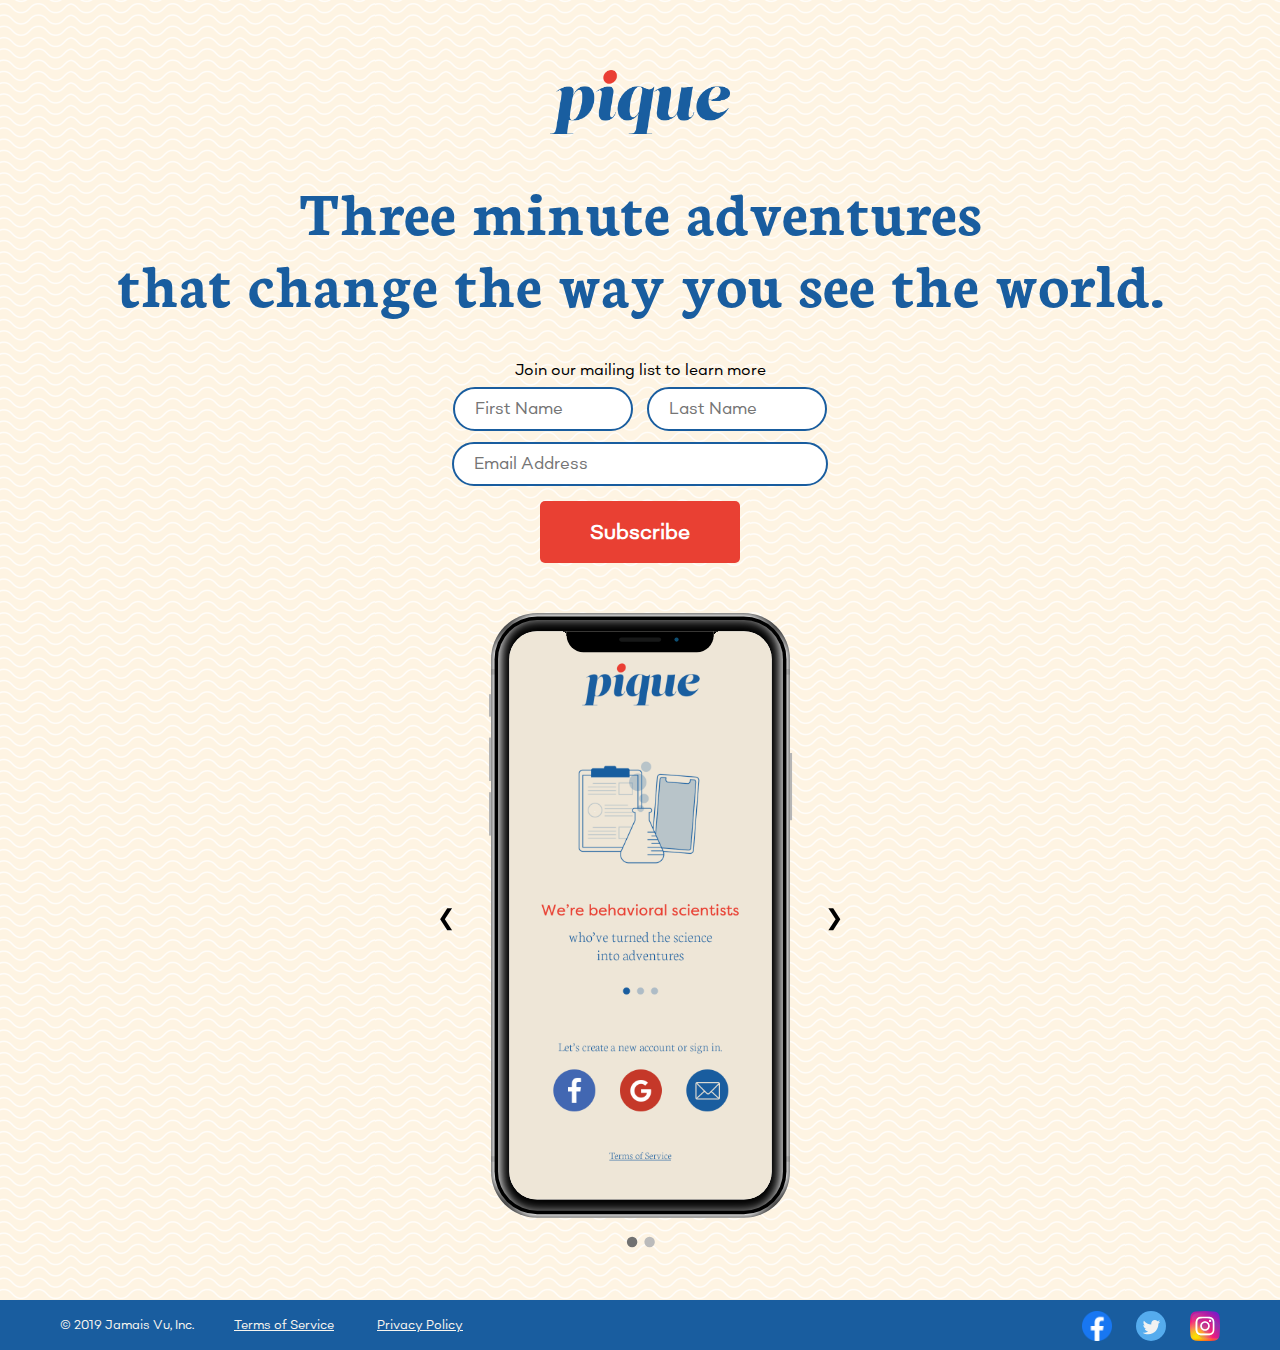
<file: index.html>
<!doctype html>
<html lang="en-us">
    
<head>
  <meta charset="utf-8">
  <title>Three minute adventures | Pique</title>
    
  <meta name="description" content="Three-minute adventures that change how you see yourself and others">
  <meta name="pique" content="pique by Jamais Vu, Inc.">
  <meta name="twitter:card" content="summmary">
  <meta name="twitter:site" content="@getpiqueapp">
  <meta name="twitter:title" content="pique">
  <meta name="twitter:description" content="Three minute adventures that change the way you see the world.">
    
  <meta name="viewport" content="width=device-width, initial-scale=1.0, user-scalable=no">
    
  <link rel="stylesheet" href="css/normalize.css">
  <link rel="stylesheet" href="css/devices.min.css" type="text/css">  
  <link rel="stylesheet" href="css/main.css">
  
  <link href="https://fonts.googleapis.com/css?family=Neuton:300&display=swap" rel="stylesheet">
  
  <link rel="icon" type="image/png" href="images/pique-favicon.png">
</head>
  
<body>
<!-- Navigation Bar commented out until needed
  <nav class="flexContainer">
    <div id="navContent" class="flexContent">
      <div id="logo">
        <a href="https://getpique.app" title="Pique">
          <img src="images/pique-logo.png" class="desktop"/>
          <img src="images/pique-logo-square.png" class="mobile"/>
        </a>
      </div>
      <div id="menuOptions" class="desktop">
        <a href="#">Our App</a>
        <a href="#">How it Works</a>
        <a href="#">About Us</a>
      </div>
      <div id="dropdownMenu" class="mobile">
        <img src="images/menu-button-open.png" id="openDropdown">
        <img src="images/menu-button-close.png" id="closeDropdown">
        <div id="dropdownContent">
          <a href="#">Our App</a>
          <a href="#">How it Works</a>
          <a href="#">About Us</a>
        </div>
      </div>
    </div>
  </nav>
-->
  
  <main>
    <div id="landing" class="flexContainer">
      <div id="landingContent" class="flexContent">
        <img id="landingLogo" class="loadable" src="images/pique-logo.png">
        <div id="landingCopy">
          <h1 class="loadable">Three minute adventures<br>that change the way<br class="mobile"> you see the world.</h1>
          <div class="loadable">
            <p id="formCopy">Join our mailing list to learn more</p>
            <form action="https://gmail.us20.list-manage.com/subscribe/post?  u=fbeb68064347cf707cf181cb7&amp;id=822e79dadf" method="post" target="_blank">
              <input type="fname" name="FNAME" placeholder="First Name" id="firstNameInput" required>
              <input type="lname" name="LNAME" placeholder="Last Name" id="lastNameInput" required>
              <br>
              <input type="email" name="EMAIL" placeholder="Email Address" id="emailInput" required>
              <br>
              <input type="submit" value="Subscribe" id="subButton">
            </form>
          </div>
        </div>
        <div class="marvel-device iphone-x loadablePhone">
          <div class="notch">
            <div class="camera"></div>
            <div class="speaker"></div>
          </div>
          <div class="top-bar"></div>
          <div class="sleep"></div>
          <div class="bottom-bar"></div>
          <div class="volume"></div>
          <div class="overflow">
            <div class="shadow shadow--tr"></div>
            <div class="shadow shadow--tl"></div>
            <div class="shadow shadow--br"></div>
            <div class="shadow shadow--bl"></div>
          </div>
          <div class="inner-shadow"></div>
          <div class="screen">
            <div class="mySlides fade">
              <img src="images/screen1.png">
            </div>
            <div class="mySlides fade">
              <img src="images/screen2.png">
            </div>
            <!--
            <div class="mySlides fade">
              <img src="images/placeholder.png">
            </div>
            -->
          </div>
          <br>
          <br>
          <div id="carouselControls">
            <a class="prev" onclick="plusSlides(-1)">&#10094;</a>
            <span class="dot" onclick="currentSlide(1)"></span>
            <span class="dot" onclick="currentSlide(2)"></span>
       <!-- <span class="dot" onclick="currentSlide(3)"></span> -->
            <a class="next" onclick="plusSlides(1)">&#10095;</a>
          </div>
        </div>
      </div>
    </div>
  </main>
  
  <footer class="flexContainer">
    <div id="footerContent" class="flexContent">
      <div id="footerCopy">
        <p>&copy; 2019 Jamais Vu, Inc.</p>
        <div id="legal">
          <a href="legal/termsOfService.html">Terms of Service</a>
          <a href="legal/privacyPolicy.html">Privacy Policy</a>
        </div>
      </div>
      <div id="socialMedia">
        <a href="https://www.facebook.com/getpiqueapp/"><img src="images/facebook-icon.png"></a>
        <a href="https://www.twitter.com/getpiqueapp/"><img src="images/twitter-icon.svg"></a>
        <a href="https://www.instagram.com/getpiqueapp/"><img src="images/instagram-icon.svg"></a>
      </div>
    </div>
  </footer>
</body>
  
<script type="text/javascript" src="js/main.js"></script>
</html>
</file>
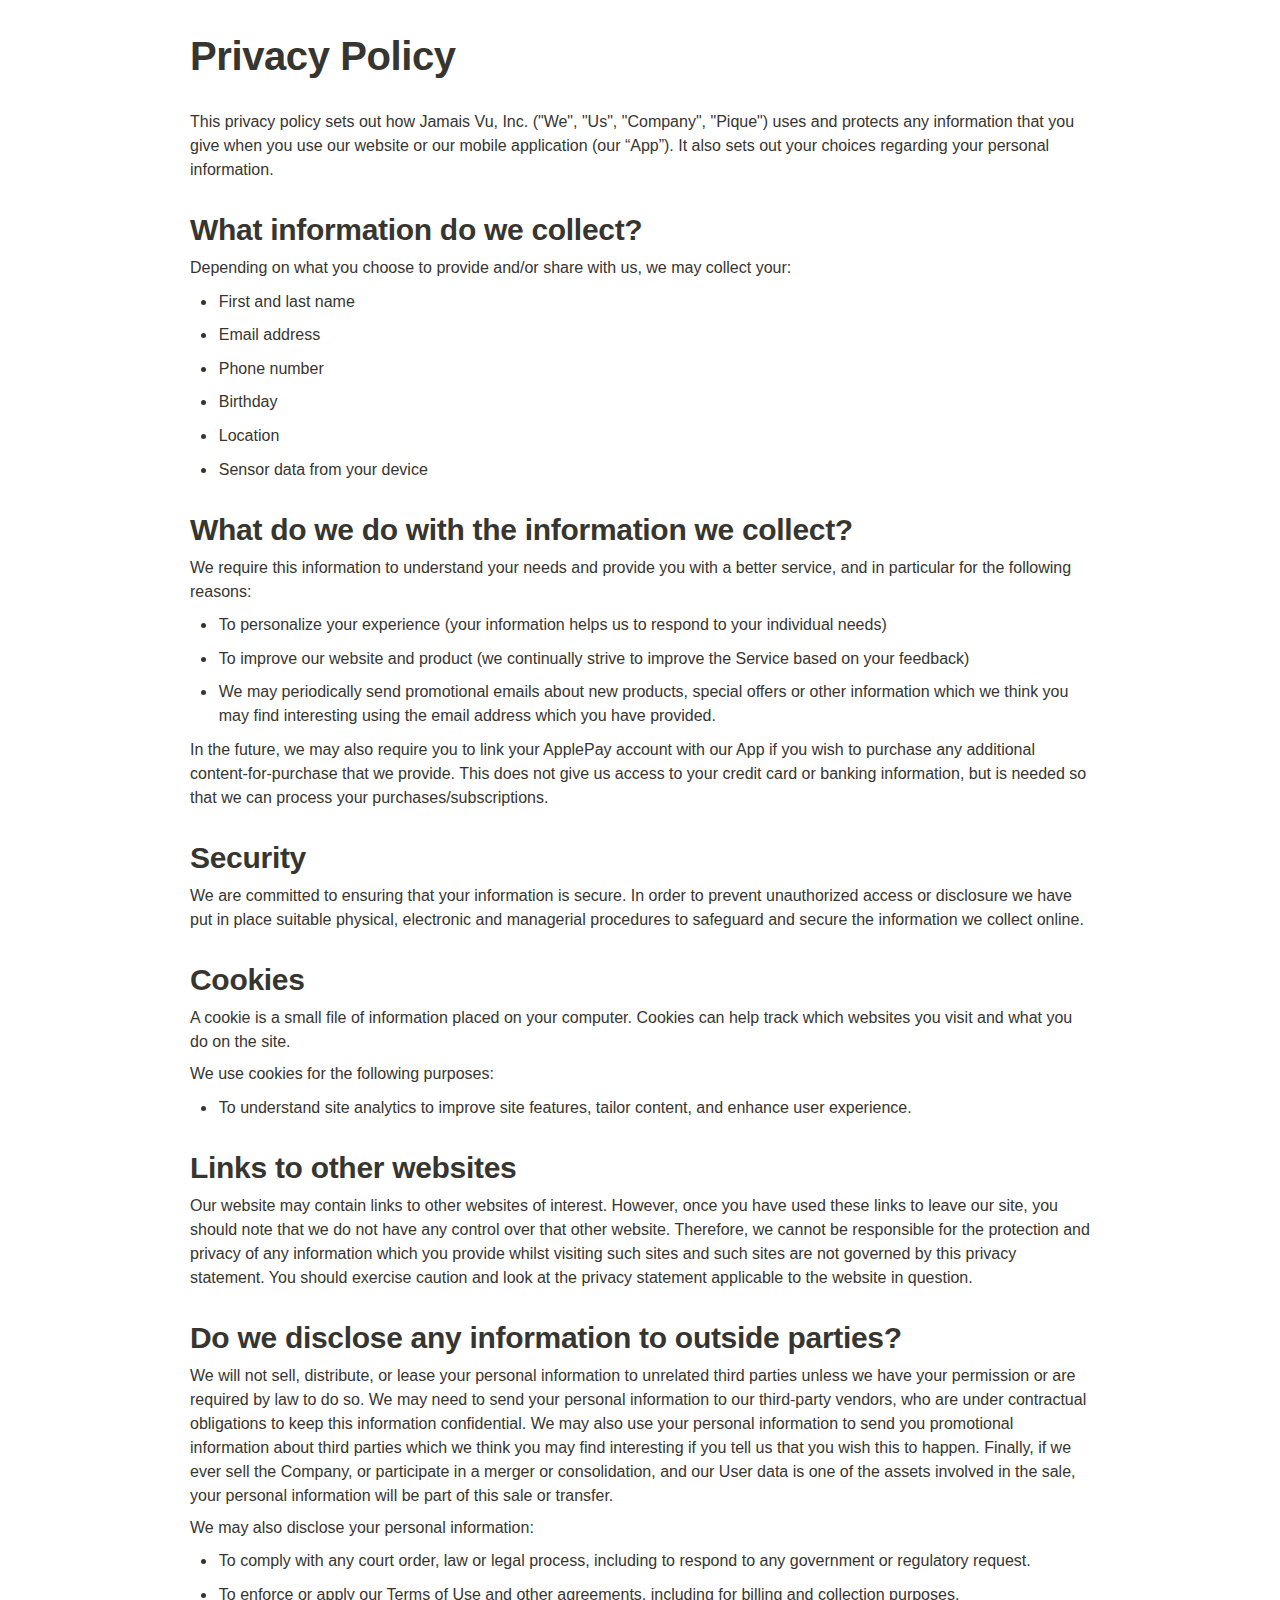
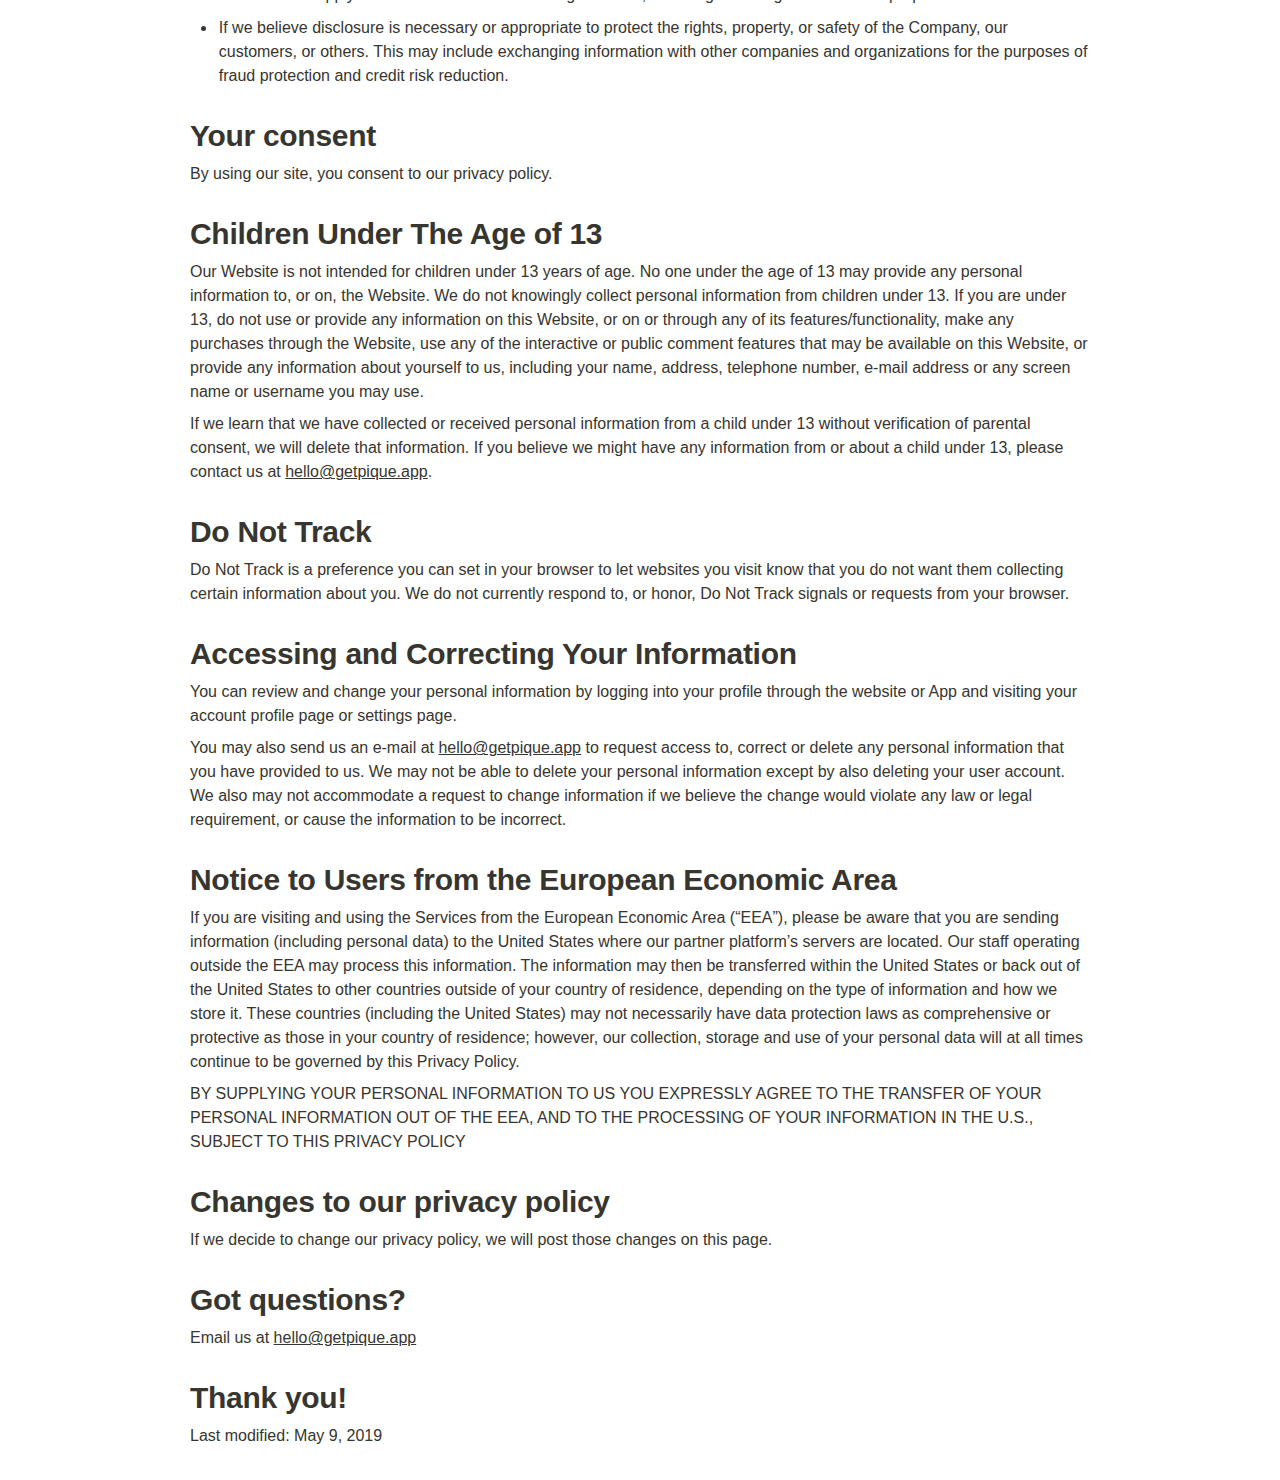
<file: legal/privacyPolicy.html>
<html><head><meta http-equiv="Content-Type" content="text/html; charset=utf-8"/><title>Privacy Policy</title><style>
/* webkit printing magic: print all background colors */
html {
	-webkit-print-color-adjust: exact;
}
* {
	box-sizing: border-box;
	-webkit-print-color-adjust: exact;
}

html,
body {
	margin: 0;
	padding: 0;
}
@media only screen {
	body {
		margin: 2em auto;
		max-width: 900px;
		color: rgb(55, 53, 47);
	}
}

body {
	line-height: 1.5;
	white-space: pre-wrap;
}

a,
a.visited {
	color: inherit;
	text-decoration: underline;
}

.pdf-relative-link-path {
	font-size: 80%;
	color: #444;
}

h1,
h2,
h3 {
	letter-spacing: -0.01em;
	line-height: 1.2;
	font-weight: 600;
	margin-bottom: 0;
}

.page-title {
	font-size: 2.5rem;
	font-weight: 700;
	margin-top: 0;
	margin-bottom: 0.75em;
}

h1 {
	font-size: 1.875rem;
	margin-top: 1.875rem;
}

h2 {
	font-size: 1.5rem;
	margin-top: 1.5rem;
}

h3 {
	font-size: 1.25rem;
	margin-top: 1.25rem;
}

.source {
	border: 1px solid #ddd;
	border-radius: 3px;
	padding: 1.5em;
	word-break: break-all;
}

.callout {
	border-radius: 3px;
	padding: 1rem;
}

figure {
	margin: 1.25em 0;
	page-break-inside: avoid;
}

figcaption {
	opacity: 0.5;
	font-size: 85%;
	margin-top: 0.5em;
}

mark {
	background-color: transparent;
}

.indented {
	padding-left: 1.5em;
}

hr {
	background: transparent;
	display: block;
	width: 100%;
	height: 1px;
	visibility: visible;
	border: none;
	border-bottom: 1px solid rgba(55, 53, 47, 0.09);
}

img {
	max-width: 100%;
}

@media only print {
	img {
		max-height: 100vh;
		object-fit: contain;
	}
}

@page {
	margin: 1in;
}

.collection-content {
	font-size: 0.875rem;
}

.column-list {
	display: flex;
	justify-content: space-between;
}

.column {
	padding: 0 1em;
}

.column:first-child {
	padding-left: 0;
}

.column:last-child {
	padding-right: 0;
}

.table_of_contents-item {
	display: block;
	font-size: 0.875rem;
	line-height: 1.3;
	padding: 0.125rem;
}

.table_of_contents-indent-1 {
	margin-left: 1.5rem;
}

.table_of_contents-indent-2 {
	margin-left: 3rem;
}

.table_of_contents-indent-3 {
	margin-left: 4.5rem;
}

.table_of_contents-link {
	text-decoration: none;
	opacity: 0.7;
	border-bottom: 1px solid rgba(55, 53, 47, 0.18);
}

table,
th,
td {
	border: 1px solid rgba(55, 53, 47, 0.09);
	border-collapse: collapse;
}

table {
	border-left: none;
	border-right: none;
}

th,
td {
	font-weight: normal;
	padding: 0.25em 0.5em;
	line-height: 1.5;
	min-height: 1.5em;
	text-align: left;
}

th {
	color: rgba(55, 53, 47, 0.6);
}

ol,
ul {
	margin: 0;
	margin-block-start: 0.6em;
	margin-block-end: 0.6em;
}

li > ol:first-child,
li > ul:first-child {
	margin-block-start: 0.6em;
}

ul > li {
	list-style: disc;
}

ul.to-do-list {
	text-indent: -1.7em;
}

ul.to-do-list > li {
	list-style: none;
}

.to-do-children-checked {
	text-decoration: line-through;
	opacity: 0.375;
}

ul.toggle > li {
	list-style: none;
}

ul {
	padding-inline-start: 1.7em;
}

ul > li {
	padding-left: 0.1em;
}

ol {
	padding-inline-start: 1.6em;
}

ol > li {
	padding-left: 0.2em;
}

.mono ol {
	padding-inline-start: 2em;
}

.mono ol > li {
	text-indent: -0.4em;
}

.toggle {
	padding-inline-start: 0em;
	list-style-type: none;
}

/* Indent toggle children */
.toggle > li > details {
	padding-left: 1.7em;
}

.toggle > li > details > summary {
	margin-left: -1.1em;
}

.selected-value {
	display: inline-block;
	padding: 0 0.5em;
	background: rgba(206, 205, 202, 0.5);
	border-radius: 3px;
	margin-right: 0.5em;
	margin-top: 0.3em;
	margin-bottom: 0.3em;
	white-space: nowrap;
}

.collection-title {
	display: inline-block;
	margin-right: 1em;
}

time {
	opacity: 0.5;
}

.icon {
	display: inline-block;
	max-width: 1.2em;
	max-height: 1.2em;
	text-decoration: none;
	vertical-align: text-bottom;
	margin-right: 0.5em;
}

img.icon {
	border-radius: 3px;
}

.user-icon {
	width: 1.5em;
	height: 1.5em;
	border-radius: 100%;
	margin-right: 0.5rem;
}

.user-icon-inner {
	font-size: 0.8em;
}

.text-icon {
	border: 1px solid #000;
	text-align: center;
}

.page-cover-image {
	display: block;
	object-fit: cover;
	width: 100%;
	height: 30vh;
}

.page-header-icon {
	font-size: 3rem;
	margin-bottom: 1rem;
}

.page-header-icon-with-cover {
	margin-top: -0.72em;
	margin-left: 0.07em;
}

.page-header-icon img {
	border-radius: 3px;
}

.link-to-page {
	margin: 1em 0;
	padding: 0;
	border: none;
	font-weight: 500;
}

p > .user {
	opacity: 0.5;
}

td > .user,
td > time {
	white-space: nowrap;
}

input[type="checkbox"] {
	transform: scale(1.5);
	margin-right: 0.6em;
	vertical-align: middle;
}

p {
	margin-top: 0.5em;
	margin-bottom: 0.5em;
}

.image {
	border: none;
	margin: 1.5em 0;
	padding: 0;
	border-radius: 0;
	text-align: center;
}

.code,
code {
	background: rgba(135, 131, 120, 0.15);
	border-radius: 3px;
	padding: 0.2em 0.4em;
	border-radius: 3px;
	font-size: 85%;
	tab-size: 2;
}

code {
	color: #eb5757;
}

.code {
	padding: 1.5em 1em;
}

.code > code {
	background: none;
	padding: 0;
	font-size: 100%;
	color: inherit;
}

blockquote {
	font-size: 1.25em;
	margin: 1em 0;
	padding-left: 1em;
	border-left: 3px solid rgb(55, 53, 47);
}

.bookmark-href {
	font-size: 0.75em;
	opacity: 0.5;
}

.sans { font-family: -apple-system, BlinkMacSystemFont, "Segoe UI", Helvetica, "Apple Color Emoji", Arial, sans-serif, "Segoe UI Emoji", "Segoe UI Symbol"; }
.code { font-family: 'SFMono-Regular', Consolas, 'Liberation Mono', Menlo, Courier, monospace; }
.serif { font-family: Lyon-Text, Georgia, KaiTi, STKaiTi, '华文楷体', KaiTi_GB2312, '楷体_GB2312', serif; }
.mono { font-family: Nitti, 'Microsoft YaHei', '微软雅黑', monospace; }
.pdf .sans { font-family: Inter, -apple-system, BlinkMacSystemFont, "Segoe UI", Helvetica, "Apple Color Emoji", Arial, sans-serif, "Segoe UI Emoji", "Segoe UI Symbol", 'Twemoji', 'Noto Color Emoji', 'Noto Sans CJK SC', 'Noto Sans CJK KR'; }

.pdf .code { font-family: Source Code Pro, 'SFMono-Regular', Consolas, 'Liberation Mono', Menlo, Courier, monospace, 'Twemoji', 'Noto Color Emoji', 'Noto Sans Mono CJK SC', 'Noto Sans Mono CJK KR'; }

.pdf .serif { font-family: PT Serif, Lyon-Text, Georgia, KaiTi, STKaiTi, '华文楷体', KaiTi_GB2312, '楷体_GB2312', serif, 'Twemoji', 'Noto Color Emoji', 'Noto Sans CJK SC', 'Noto Sans CJK KR'; }

.pdf .mono { font-family: PT Mono, Nitti, 'Microsoft YaHei', '微软雅黑', monospace, 'Twemoji', 'Noto Color Emoji', 'Noto Sans Mono CJK SC', 'Noto Sans Mono CJK KR'; }

.highlight-default {
}
.highlight-gray {
	color: rgb(155,154,151);
}
.highlight-brown {
	color: rgb(100,71,58);
}
.highlight-orange {
	color: rgb(217,115,13);
}
.highlight-yellow {
	color: rgb(223,171,1);
}
.highlight-teal {
	color: rgb(15,123,108);
}
.highlight-blue {
	color: rgb(11,110,153);
}
.highlight-purple {
	color: rgb(105,64,165);
}
.highlight-pink {
	color: rgb(173,26,114);
}
.highlight-red {
	color: rgb(224,62,62);
}
.highlight-gray_background {
	background: rgb(235,236,237);
}
.highlight-brown_background {
	background: rgb(233,229,227);
}
.highlight-orange_background {
	background: rgb(250,235,221);
}
.highlight-yellow_background {
	background: rgb(251,243,219);
}
.highlight-teal_background {
	background: rgb(221,237,234);
}
.highlight-blue_background {
	background: rgb(221,235,241);
}
.highlight-purple_background {
	background: rgb(234,228,242);
}
.highlight-pink_background {
	background: rgb(244,223,235);
}
.highlight-red_background {
	background: rgb(251,228,228);
}
.block-color-default {
	color: inherit;
	fill: inherit;
}
.block-color-gray {
	color: rgba(55, 53, 47, 0.6);
	fill: rgba(55, 53, 47, 0.6);
}
.block-color-brown {
	color: rgb(100,71,58);
	fill: rgb(100,71,58);
}
.block-color-orange {
	color: rgb(217,115,13);
	fill: rgb(217,115,13);
}
.block-color-yellow {
	color: rgb(223,171,1);
	fill: rgb(223,171,1);
}
.block-color-teal {
	color: rgb(15,123,108);
	fill: rgb(15,123,108);
}
.block-color-blue {
	color: rgb(11,110,153);
	fill: rgb(11,110,153);
}
.block-color-purple {
	color: rgb(105,64,165);
	fill: rgb(105,64,165);
}
.block-color-pink {
	color: rgb(173,26,114);
	fill: rgb(173,26,114);
}
.block-color-red {
	color: rgb(224,62,62);
	fill: rgb(224,62,62);
}
.block-color-gray_background {
	background: rgb(235,236,237);
}
.block-color-brown_background {
	background: rgb(233,229,227);
}
.block-color-orange_background {
	background: rgb(250,235,221);
}
.block-color-yellow_background {
	background: rgb(251,243,219);
}
.block-color-teal_background {
	background: rgb(221,237,234);
}
.block-color-blue_background {
	background: rgb(221,235,241);
}
.block-color-purple_background {
	background: rgb(234,228,242);
}
.block-color-pink_background {
	background: rgb(244,223,235);
}
.block-color-red_background {
	background: rgb(251,228,228);
}

.checkbox {
	display: inline-flex;
	vertical-align: text-bottom;
	width: 16;
	height: 16;
	background-size: 16px;
	margin-left: 2px;
	margin-right: 5px;
}

.checkbox-on {
	background-image: url("data:image/svg+xml;charset=UTF-8,%3Csvg%20width%3D%2216%22%20height%3D%2216%22%20viewBox%3D%220%200%2016%2016%22%20fill%3D%22none%22%20xmlns%3D%22http%3A%2F%2Fwww.w3.org%2F2000%2Fsvg%22%3E%0A%3Crect%20width%3D%2216%22%20height%3D%2216%22%20fill%3D%22%2358A9D7%22%2F%3E%0A%3Cpath%20d%3D%22M6.71429%2012.2852L14%204.9995L12.7143%203.71436L6.71429%209.71378L3.28571%206.2831L2%207.57092L6.71429%2012.2852Z%22%20fill%3D%22white%22%2F%3E%0A%3C%2Fsvg%3E");
}

.checkbox-off {
	background-image: url("data:image/svg+xml;charset=UTF-8,%3Csvg%20width%3D%2216%22%20height%3D%2216%22%20viewBox%3D%220%200%2016%2016%22%20fill%3D%22none%22%20xmlns%3D%22http%3A%2F%2Fwww.w3.org%2F2000%2Fsvg%22%3E%0A%3Crect%20x%3D%220.75%22%20y%3D%220.75%22%20width%3D%2214.5%22%20height%3D%2214.5%22%20fill%3D%22white%22%20stroke%3D%22%2336352F%22%20stroke-width%3D%221.5%22%2F%3E%0A%3C%2Fsvg%3E");
}
	
</style></head><body><article id="d7e7cf1f-b335-401c-a226-ae71eeb25869" class="page sans"><header><div class="page-header-icon undefined"></div><h1 class="page-title">Privacy Policy</h1></header><div class="page-body"><p id="1ba7e044-47d6-4f9e-b738-a673a663e655" class="">This privacy policy sets out how Jamais Vu, Inc. (&quot;We&quot;, &quot;Us&quot;, &quot;Company&quot;, &quot;Pique&quot;) uses and protects any information that you give when you use our website or our mobile application (our “App”). It also sets out your choices regarding your personal information.</p><h1 id="5c361e15-aec4-464c-a524-7bea190f4cc4" class="">What information do we collect?</h1><p id="37bedc7e-f8e4-456e-99c6-622fcd691242" class="">Depending on what you choose to provide and/or share with us, we may collect your:</p><ul id="adc74330-e1da-4fd2-b465-d193d77c5fc3" class="bulleted-list"><li>First and last name</li></ul><ul id="2483a488-7c33-4061-904e-d3f980e18e0a" class="bulleted-list"><li>Email address</li></ul><ul id="2a139aa9-84e2-4202-bf7e-f8883737988c" class="bulleted-list"><li>Phone number</li></ul><ul id="f87c1ee9-c156-43d2-8285-881784a05bbf" class="bulleted-list"><li>Birthday</li></ul><ul id="149182a1-4880-41dc-929f-1c05a048d9ee" class="bulleted-list"><li>Location</li></ul><ul id="4bda023b-f8cf-49cd-98eb-c9e33cd57c0d" class="bulleted-list"><li>Sensor data from your device</li></ul><h1 id="ce56249a-ba9b-45a5-91db-17022df903d5" class="">What do we do with the information we collect?</h1><p id="d81131d5-a075-4ce5-b367-e34cbd76ba6a" class="">We require this information to understand your needs and provide you with a better service, and in particular for the following reasons:</p><ul id="93e3873b-13e6-4707-adec-ad7da4f79b34" class="bulleted-list"><li>To personalize your experience (your information helps us to respond to your individual needs)</li></ul><ul id="babd0781-3b45-4c80-9de0-acfc318746f0" class="bulleted-list"><li>To improve our website and product (we continually strive to improve the Service based on your feedback)</li></ul><ul id="c22fa3c6-0137-403d-a2e1-cf6800401cc1" class="bulleted-list"><li>We may periodically send promotional emails about new products, special offers or other information which we think you may find interesting using the email address which you have provided.</li></ul><p id="8fe35ddc-5e6d-4f86-bfa4-3c87523dce44" class="">In the future, we may also require you to link your ApplePay account with our App if you wish to purchase any additional content-for-purchase that we provide. This does not give us access to your credit card or banking information, but is needed so that we can process your purchases/subscriptions.</p><h1 id="8f3df9cb-2aa5-47cb-a80b-dda5e27031b5" class="">Security</h1><p id="72f5a5b4-aac8-4f71-bf85-d64ccf1aed23" class="">We are committed to ensuring that your information is secure. In order to prevent unauthorized access or disclosure we have put in place suitable physical, electronic and managerial procedures to safeguard and secure the information we collect online.</p><h1 id="2b68da92-e6d3-4a7b-b122-3c2789dfd113" class="">Cookies</h1><p id="25db6f8e-0917-43e1-8999-7076eeb6c20d" class="">A cookie is a small file of information placed on your computer. Cookies can help track which websites you visit and what you do on the site.</p><p id="b50978e9-144d-4771-becf-517e97f1bfb8" class="">We use cookies for the following purposes:</p><ul id="6b37aa00-c794-4e74-a19d-c87cdec27c8c" class="bulleted-list"><li>To understand site analytics to improve site features, tailor content, and enhance user experience.</li></ul><h1 id="8b446d7f-f57b-4d9c-aee2-9e937da9e688" class="">Links to other websites</h1><p id="fbeef788-6766-4222-a593-7cfd17170686" class="">Our website may contain links to other websites of interest. However, once you have used these links to leave our site, you should note that we do not have any control over that other website. Therefore, we cannot be responsible for the protection and privacy of any information which you provide whilst visiting such sites and such sites are not governed by this privacy statement. You should exercise caution and look at the privacy statement applicable to the website in question.</p><h1 id="9bf296da-5e7a-46ad-9e48-250970418abf" class="">Do we disclose any information to outside parties?</h1><p id="55a0344d-6220-4dfe-af37-b4ea401940f2" class="">We will not sell, distribute, or lease your personal information to unrelated third parties unless we have your permission or are required by law to do so. We may need to send your personal information to our third-party vendors, who are under contractual obligations to keep this information confidential. We may also use your personal information to send you promotional information about third parties which we think you may find interesting if you tell us that you wish this to happen. Finally, if we ever sell the Company, or participate in a merger or consolidation, and our User data is one of the assets involved in the sale, your personal information will be part of this sale or transfer.</p><p id="9947720f-f0b7-4bec-ba2f-85f6a80919bd" class="">We may also disclose your personal information:</p><ul id="2c3ed0f4-6998-40a1-a55c-28917d4e5a20" class="bulleted-list"><li>To comply with any court order, law or legal process, including to respond to any government or regulatory request.</li></ul><ul id="b6b2ba84-f14f-4856-b14f-49c898139e62" class="bulleted-list"><li>To enforce or apply our Terms of Use and other agreements, including for billing and collection purposes.</li></ul><ul id="900d1831-8fd8-48d5-88cb-7537249446a5" class="bulleted-list"><li>If we believe disclosure is necessary or appropriate to protect the rights, property, or safety of the Company, our customers, or others. This may include exchanging information with other companies and organizations for the purposes of fraud protection and credit risk reduction.</li></ul><h1 id="77d66782-368e-46c6-9d5b-c2375d4e5fff" class="">Your consent</h1><p id="3c60a439-9223-46a2-852d-03fccb1b7631" class="">By using our site, you consent to our privacy policy.</p><h1 id="1f273cee-de1b-44d8-bdae-f3b055ec88cf" class="">Children Under The Age of 13</h1><p id="b6e98ad5-9e57-4fae-8d16-9e8e6f31b10a" class="">Our Website is not intended for children under 13 years of age. No one under the age of 13 may provide any personal information to, or on, the Website. We do not knowingly collect personal information from children under 13. If you are under 13, do not use or provide any information on this Website, or on or through any of its features/functionality, make any purchases through the Website, use any of the interactive or public comment features that may be available on this Website, or provide any information about yourself to us, including your name, address, telephone number, e-mail address or any screen name or username you may use.</p><p id="e78b0fc6-78c5-4ae5-acbb-cf797c909f8f" class="">If we learn that we have collected or received personal information from a child under 13 without verification of parental consent, we will delete that information. If you believe we might have any information from or about a child under 13, please contact us at <a href="mailto:hello@getpique.app">hello@getpique.app</a>.</p><h1 id="20b0e1ed-f793-40e5-b908-d33349be6989" class="">Do Not Track</h1><p id="6f23f524-696b-4cac-a50c-e7f154611b40" class="">Do Not Track is a preference you can set in your browser to let websites you visit know that you do not want them collecting certain information about you. We do not currently respond to, or honor, Do Not Track signals or requests from your browser.</p><h1 id="4cf4b973-63a7-41ec-8e35-c564f5902778" class="">Accessing and Correcting Your Information</h1><p id="3a41d2f5-4c45-408b-a5b5-8008bf479caa" class="">You can review and change your personal information by logging into your profile through the website or App and visiting your account profile page or settings page.</p><p id="b489b96c-5967-4fb1-9c63-f4e26599c629" class="">You may also send us an e-mail at <a href="mailto:hello@getpique.app">hello@getpique.app</a> to request access to, correct or delete any personal information that you have provided to us. We may not be able to delete your personal information except by also deleting your user account. We also may not accommodate a request to change information if we believe the change would violate any law or legal requirement, or cause the information to be incorrect.</p><h1 id="2876053c-33e1-4be4-b795-d0b7950ad6ec" class="">Notice to Users from the European Economic Area</h1><p id="a0069a87-8dbd-4320-a3c4-b4fa3f7cc587" class="">If you are visiting and using the Services from the European Economic Area (“EEA”), please be aware that you are sending information (including personal data) to the United States where our partner platform’s servers are located. Our staff operating outside the EEA may process this information. The information may then be transferred within the United States or back out of the United States to other countries outside of your country of residence, depending on the type of information and how we store it. These countries (including the United States) may not necessarily have data protection laws as comprehensive or protective as those in your country of residence; however, our collection, storage and use of your personal data will at all times continue to be governed by this Privacy Policy.</p><p id="4586eafc-58ae-4536-98f1-15609a17dae6" class="">BY SUPPLYING YOUR PERSONAL INFORMATION TO US YOU EXPRESSLY AGREE TO THE TRANSFER OF YOUR PERSONAL INFORMATION OUT OF THE EEA, AND TO THE PROCESSING OF YOUR INFORMATION IN THE U.S., SUBJECT TO THIS PRIVACY POLICY</p><h1 id="2d2586de-ab94-41ad-ac58-b51b79c854ae" class="">Changes to our privacy policy</h1><p id="5799a1f6-7aa6-4623-bcf1-db33fd239b83" class="">If we decide to change our privacy policy, we will post those changes on this page.</p><h1 id="ae7ef481-afa9-4305-9a3d-7c65b198d31a" class="">Got questions?</h1><p id="307e7d64-d648-4d40-9ae8-f6bc607d1424" class="">Email us at <a href="mailto:hello@getpique.app">hello@getpique.app</a></p><h1 id="7e6b8ac7-d8ac-4cb1-b3c3-3a62af61b0da" class="">Thank you!</h1><p id="98d4b5af-ada8-4328-9525-a160f0141a0d" class="">Last modified: May 9, 2019</p></div></article></body></html>
</file>
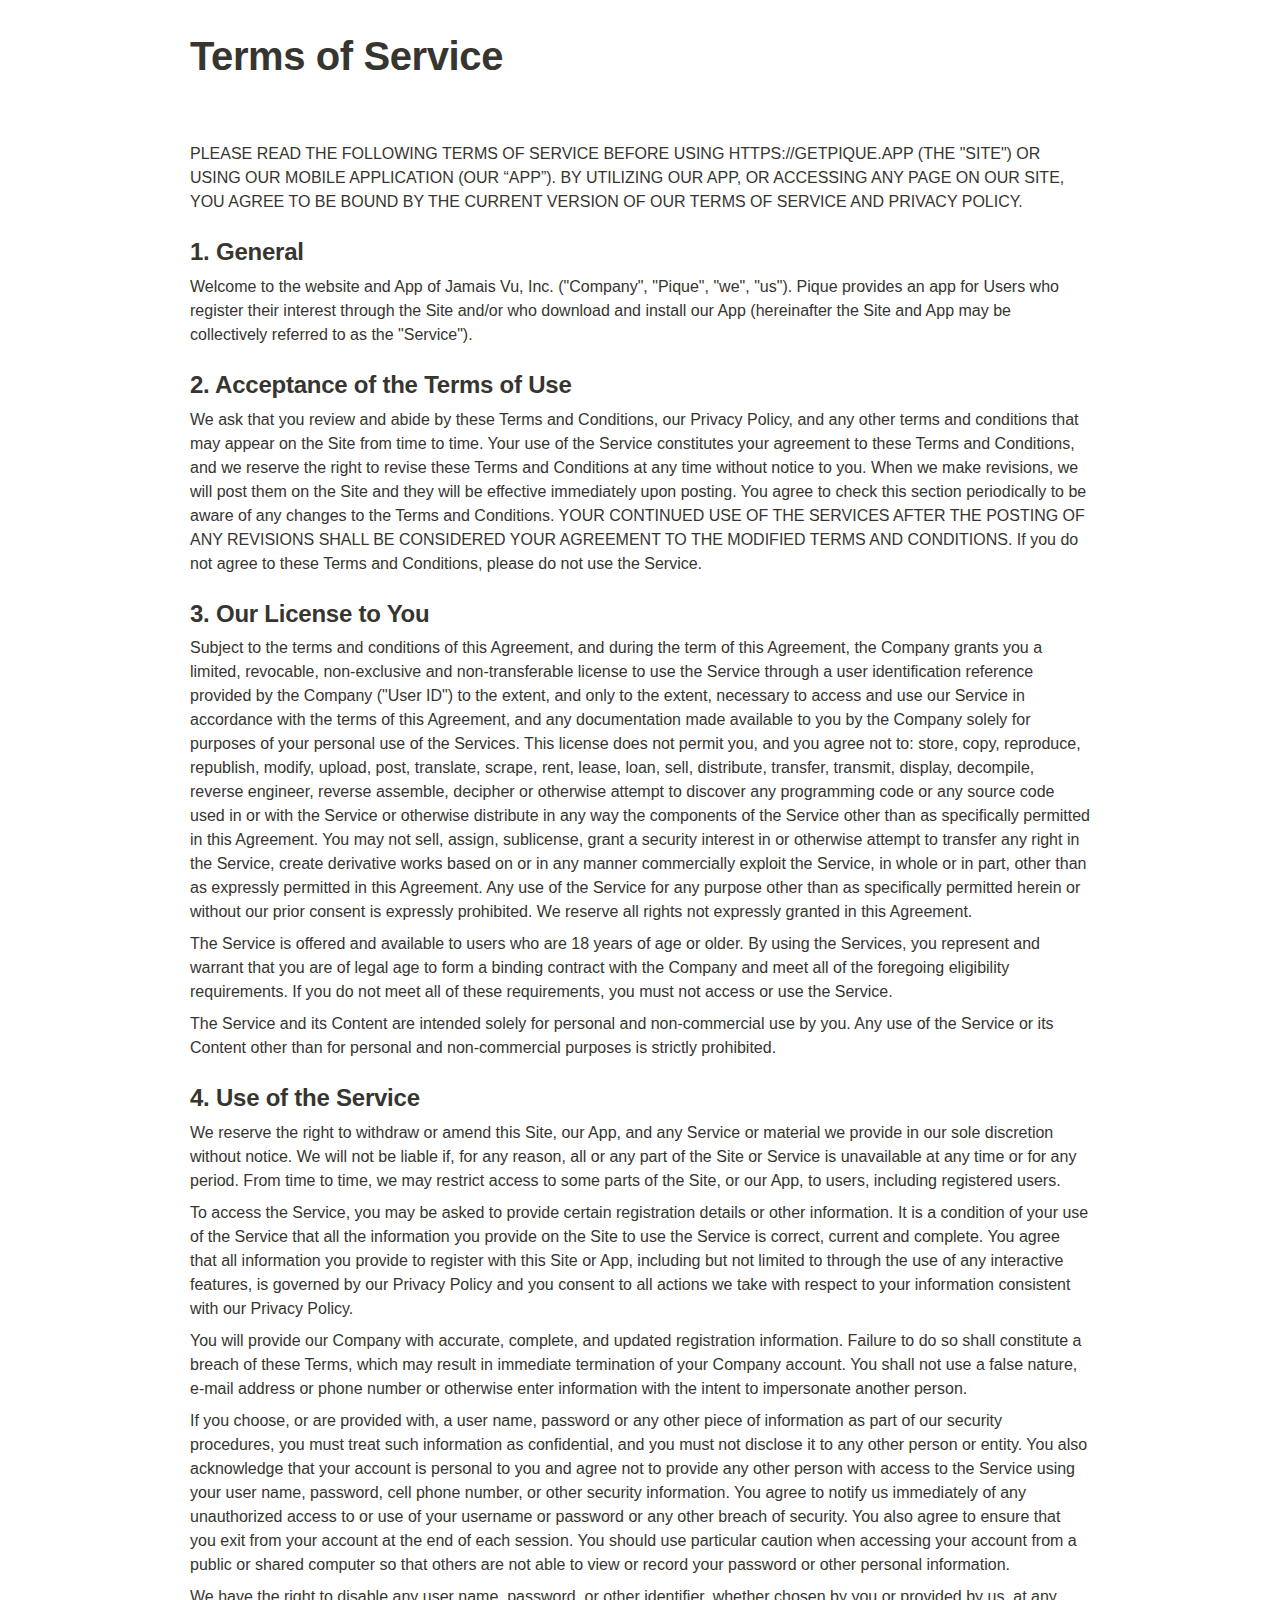
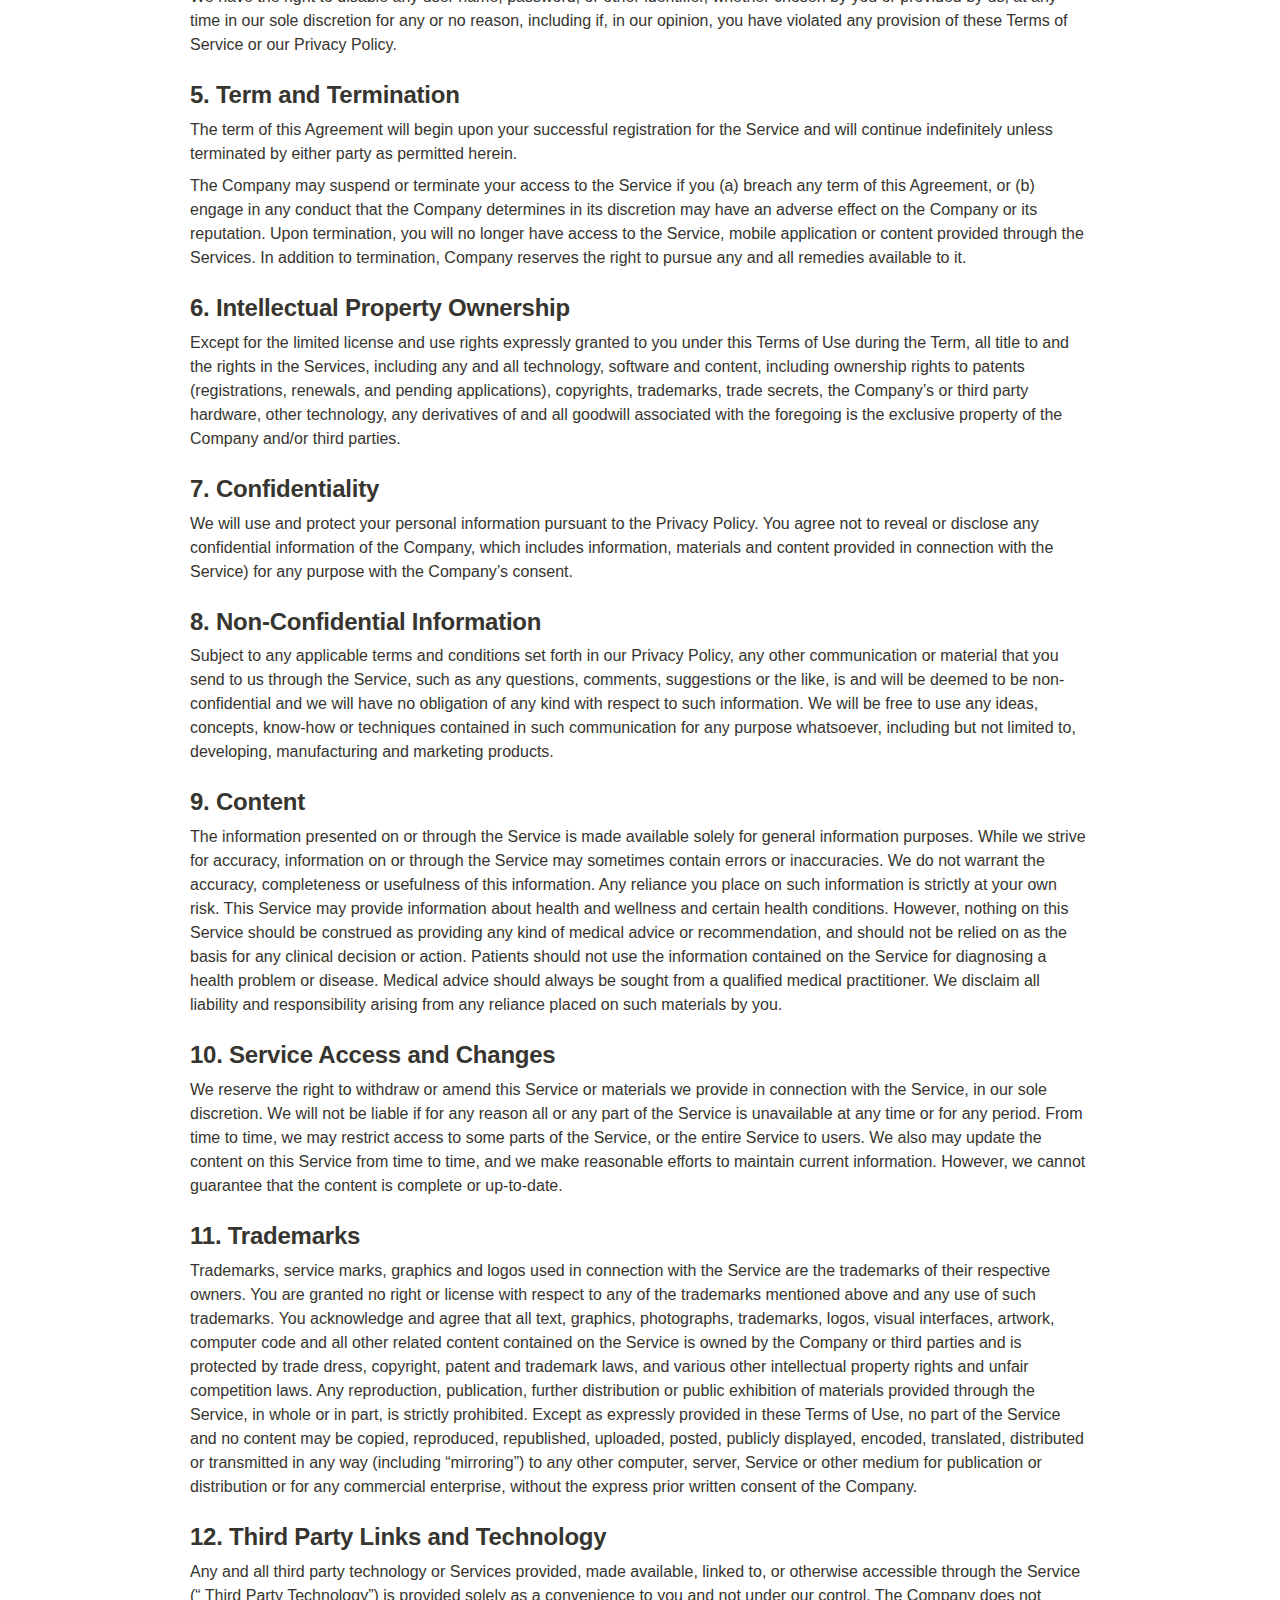
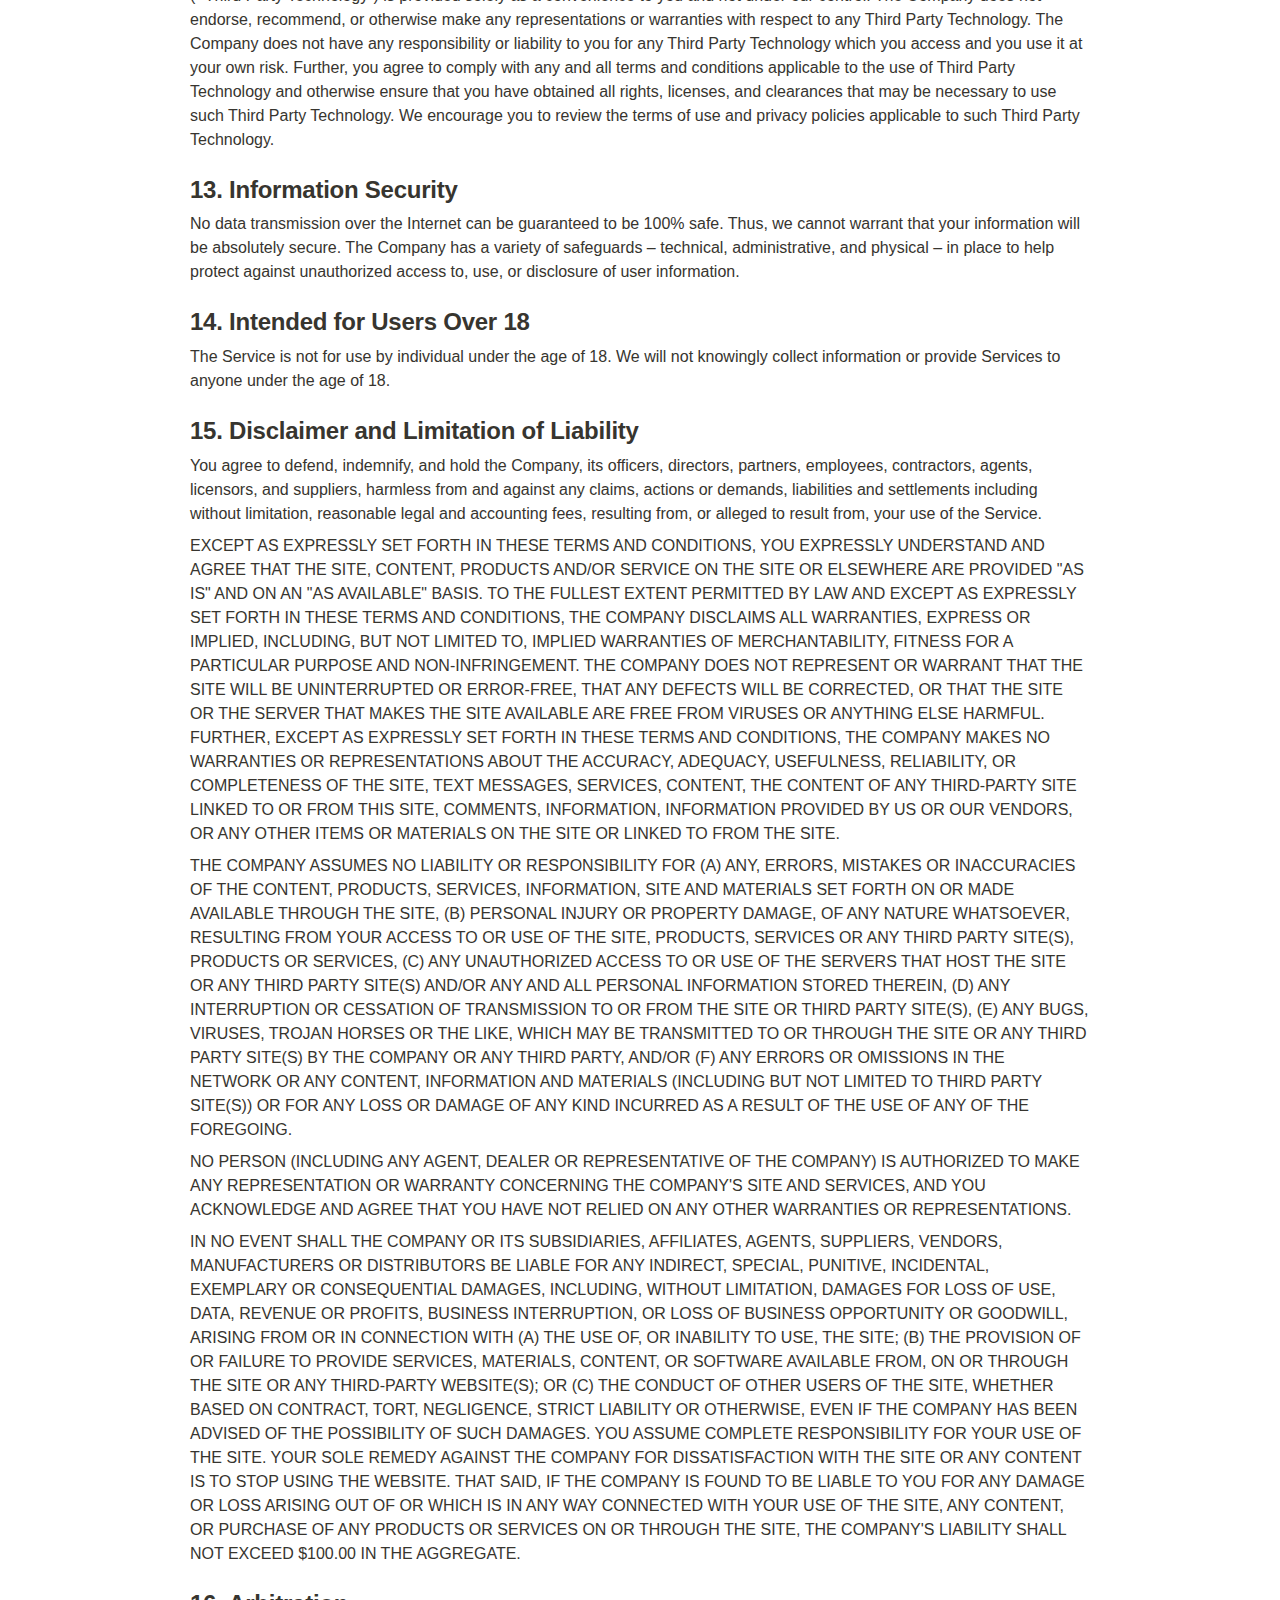
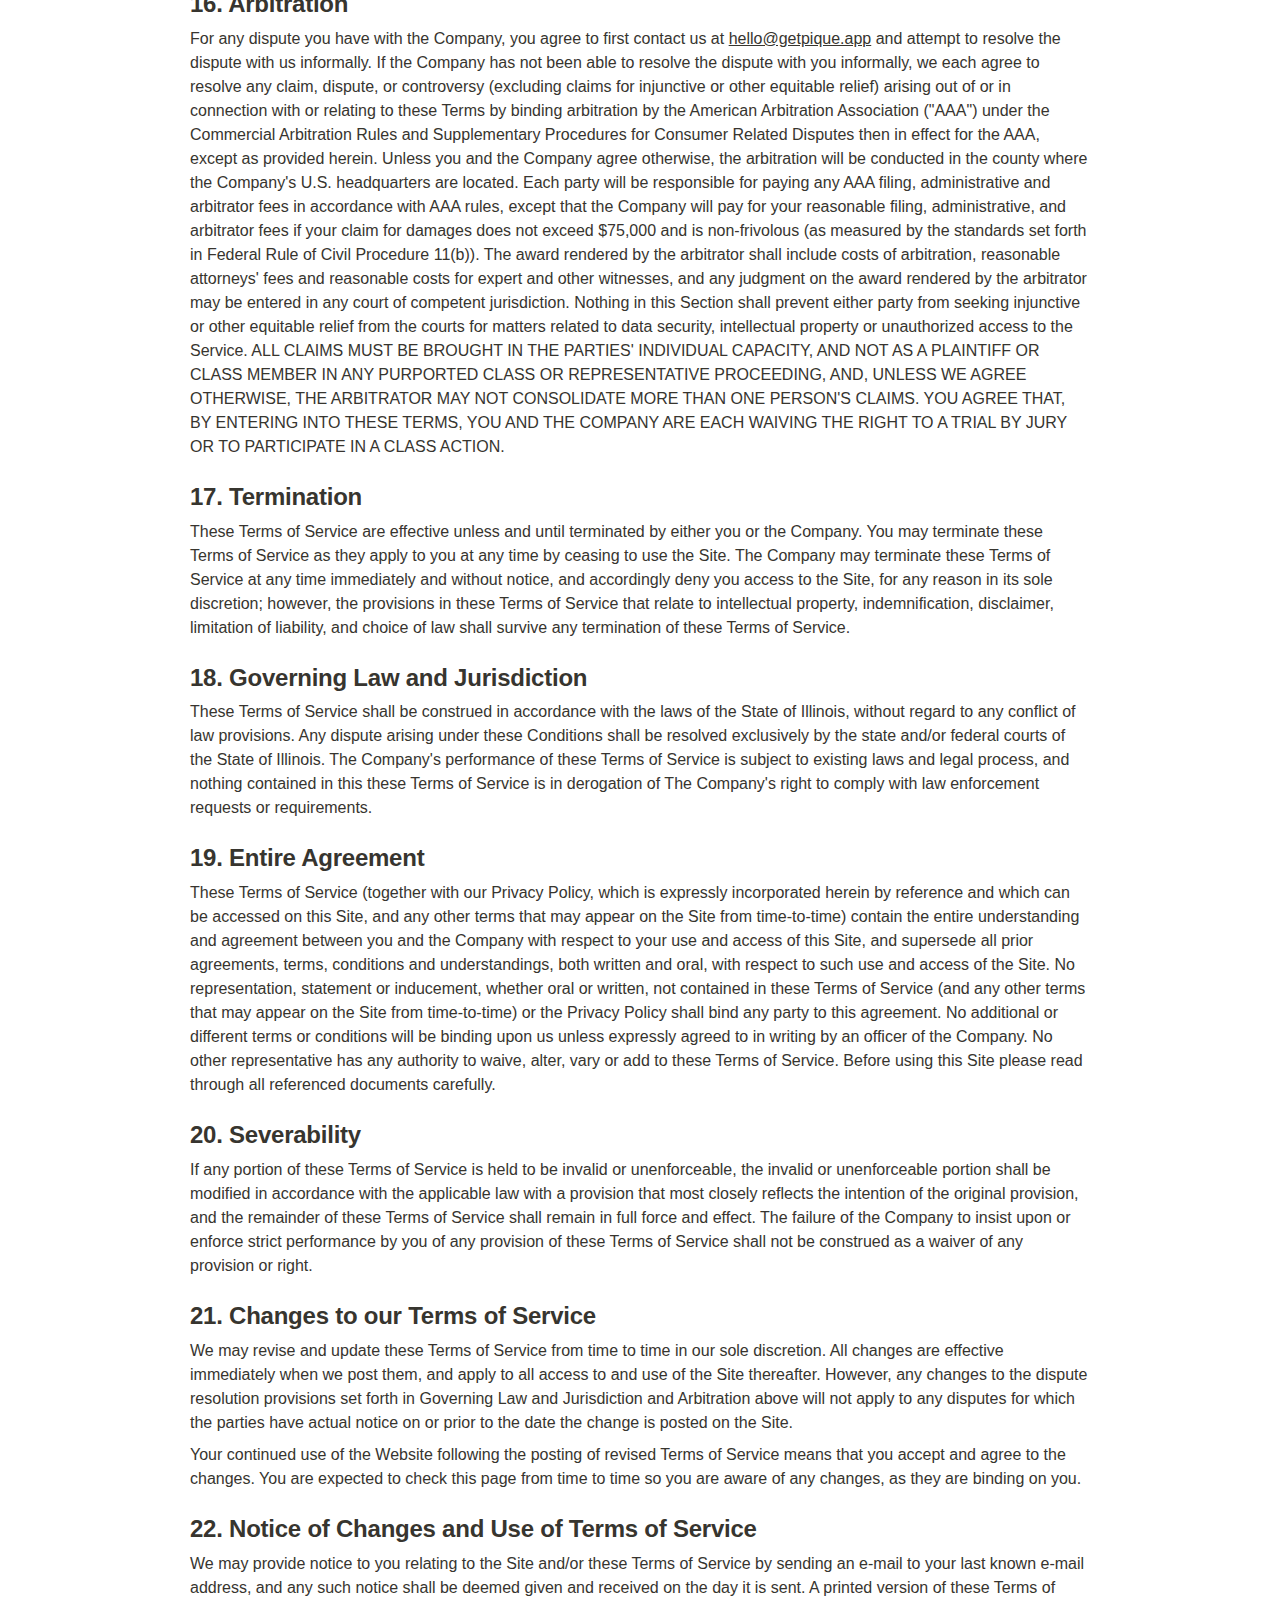
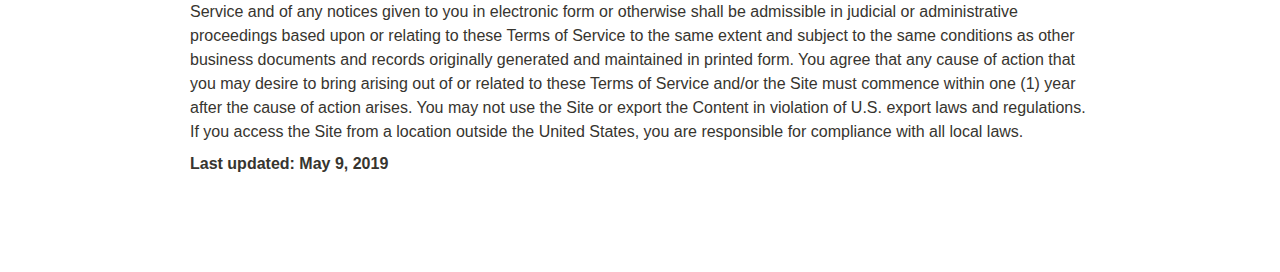
<file: legal/termsOfService.html>
<html><head><meta http-equiv="Content-Type" content="text/html; charset=utf-8"/><title>&lt;h1&gt;Terms of Service&lt;/h1&gt;</title><style>
/* webkit printing magic: print all background colors */
html {
	-webkit-print-color-adjust: exact;
}
* {
	box-sizing: border-box;
	-webkit-print-color-adjust: exact;
}

html,
body {
	margin: 0;
	padding: 0;
}
@media only screen {
	body {
		margin: 2em auto;
		max-width: 900px;
		color: rgb(55, 53, 47);
	}
}

body {
	line-height: 1.5;
	white-space: pre-wrap;
}

a,
a.visited {
	color: inherit;
	text-decoration: underline;
}

.pdf-relative-link-path {
	font-size: 80%;
	color: #444;
}

h1,
h2,
h3 {
	letter-spacing: -0.01em;
	line-height: 1.2;
	font-weight: 600;
	margin-bottom: 0;
}

.page-title {
	font-size: 2.5rem;
	font-weight: 700;
	margin-top: 0;
	margin-bottom: 0.75em;
}

h1 {
	font-size: 1.875rem;
	margin-top: 1.875rem;
}

h2 {
	font-size: 1.5rem;
	margin-top: 1.5rem;
}

h3 {
	font-size: 1.25rem;
	margin-top: 1.25rem;
}

.source {
	border: 1px solid #ddd;
	border-radius: 3px;
	padding: 1.5em;
	word-break: break-all;
}

.callout {
	border-radius: 3px;
	padding: 1rem;
}

figure {
	margin: 1.25em 0;
	page-break-inside: avoid;
}

figcaption {
	opacity: 0.5;
	font-size: 85%;
	margin-top: 0.5em;
}

mark {
	background-color: transparent;
}

.indented {
	padding-left: 1.5em;
}

hr {
	background: transparent;
	display: block;
	width: 100%;
	height: 1px;
	visibility: visible;
	border: none;
	border-bottom: 1px solid rgba(55, 53, 47, 0.09);
}

img {
	max-width: 100%;
}

@media only print {
	img {
		max-height: 100vh;
		object-fit: contain;
	}
}

@page {
	margin: 1in;
}

.collection-content {
	font-size: 0.875rem;
}

.column-list {
	display: flex;
	justify-content: space-between;
}

.column {
	padding: 0 1em;
}

.column:first-child {
	padding-left: 0;
}

.column:last-child {
	padding-right: 0;
}

.table_of_contents-item {
	display: block;
	font-size: 0.875rem;
	line-height: 1.3;
	padding: 0.125rem;
}

.table_of_contents-indent-1 {
	margin-left: 1.5rem;
}

.table_of_contents-indent-2 {
	margin-left: 3rem;
}

.table_of_contents-indent-3 {
	margin-left: 4.5rem;
}

.table_of_contents-link {
	text-decoration: none;
	opacity: 0.7;
	border-bottom: 1px solid rgba(55, 53, 47, 0.18);
}

table,
th,
td {
	border: 1px solid rgba(55, 53, 47, 0.09);
	border-collapse: collapse;
}

table {
	border-left: none;
	border-right: none;
}

th,
td {
	font-weight: normal;
	padding: 0.25em 0.5em;
	line-height: 1.5;
	min-height: 1.5em;
	text-align: left;
}

th {
	color: rgba(55, 53, 47, 0.6);
}

ol,
ul {
	margin: 0;
	margin-block-start: 0.6em;
	margin-block-end: 0.6em;
}

li > ol:first-child,
li > ul:first-child {
	margin-block-start: 0.6em;
}

ul > li {
	list-style: disc;
}

ul.to-do-list {
	text-indent: -1.7em;
}

ul.to-do-list > li {
	list-style: none;
}

.to-do-children-checked {
	text-decoration: line-through;
	opacity: 0.375;
}

ul.toggle > li {
	list-style: none;
}

ul {
	padding-inline-start: 1.7em;
}

ul > li {
	padding-left: 0.1em;
}

ol {
	padding-inline-start: 1.6em;
}

ol > li {
	padding-left: 0.2em;
}

.mono ol {
	padding-inline-start: 2em;
}

.mono ol > li {
	text-indent: -0.4em;
}

.toggle {
	padding-inline-start: 0em;
	list-style-type: none;
}

/* Indent toggle children */
.toggle > li > details {
	padding-left: 1.7em;
}

.toggle > li > details > summary {
	margin-left: -1.1em;
}

.selected-value {
	display: inline-block;
	padding: 0 0.5em;
	background: rgba(206, 205, 202, 0.5);
	border-radius: 3px;
	margin-right: 0.5em;
	margin-top: 0.3em;
	margin-bottom: 0.3em;
	white-space: nowrap;
}

.collection-title {
	display: inline-block;
	margin-right: 1em;
}

time {
	opacity: 0.5;
}

.icon {
	display: inline-block;
	max-width: 1.2em;
	max-height: 1.2em;
	text-decoration: none;
	vertical-align: text-bottom;
	margin-right: 0.5em;
}

img.icon {
	border-radius: 3px;
}

.user-icon {
	width: 1.5em;
	height: 1.5em;
	border-radius: 100%;
	margin-right: 0.5rem;
}

.user-icon-inner {
	font-size: 0.8em;
}

.text-icon {
	border: 1px solid #000;
	text-align: center;
}

.page-cover-image {
	display: block;
	object-fit: cover;
	width: 100%;
	height: 30vh;
}

.page-header-icon {
	font-size: 3rem;
	margin-bottom: 1rem;
}

.page-header-icon-with-cover {
	margin-top: -0.72em;
	margin-left: 0.07em;
}

.page-header-icon img {
	border-radius: 3px;
}

.link-to-page {
	margin: 1em 0;
	padding: 0;
	border: none;
	font-weight: 500;
}

p > .user {
	opacity: 0.5;
}

td > .user,
td > time {
	white-space: nowrap;
}

input[type="checkbox"] {
	transform: scale(1.5);
	margin-right: 0.6em;
	vertical-align: middle;
}

p {
	margin-top: 0.5em;
	margin-bottom: 0.5em;
}

.image {
	border: none;
	margin: 1.5em 0;
	padding: 0;
	border-radius: 0;
	text-align: center;
}

.code,
code {
	background: rgba(135, 131, 120, 0.15);
	border-radius: 3px;
	padding: 0.2em 0.4em;
	border-radius: 3px;
	font-size: 85%;
	tab-size: 2;
}

code {
	color: #eb5757;
}

.code {
	padding: 1.5em 1em;
}

.code > code {
	background: none;
	padding: 0;
	font-size: 100%;
	color: inherit;
}

blockquote {
	font-size: 1.25em;
	margin: 1em 0;
	padding-left: 1em;
	border-left: 3px solid rgb(55, 53, 47);
}

.bookmark-href {
	font-size: 0.75em;
	opacity: 0.5;
}

.sans { font-family: -apple-system, BlinkMacSystemFont, "Segoe UI", Helvetica, "Apple Color Emoji", Arial, sans-serif, "Segoe UI Emoji", "Segoe UI Symbol"; }
.code { font-family: 'SFMono-Regular', Consolas, 'Liberation Mono', Menlo, Courier, monospace; }
.serif { font-family: Lyon-Text, Georgia, KaiTi, STKaiTi, '华文楷体', KaiTi_GB2312, '楷体_GB2312', serif; }
.mono { font-family: Nitti, 'Microsoft YaHei', '微软雅黑', monospace; }
.pdf .sans { font-family: Inter, -apple-system, BlinkMacSystemFont, "Segoe UI", Helvetica, "Apple Color Emoji", Arial, sans-serif, "Segoe UI Emoji", "Segoe UI Symbol", 'Twemoji', 'Noto Color Emoji', 'Noto Sans CJK SC', 'Noto Sans CJK KR'; }

.pdf .code { font-family: Source Code Pro, 'SFMono-Regular', Consolas, 'Liberation Mono', Menlo, Courier, monospace, 'Twemoji', 'Noto Color Emoji', 'Noto Sans Mono CJK SC', 'Noto Sans Mono CJK KR'; }

.pdf .serif { font-family: PT Serif, Lyon-Text, Georgia, KaiTi, STKaiTi, '华文楷体', KaiTi_GB2312, '楷体_GB2312', serif, 'Twemoji', 'Noto Color Emoji', 'Noto Sans CJK SC', 'Noto Sans CJK KR'; }

.pdf .mono { font-family: PT Mono, Nitti, 'Microsoft YaHei', '微软雅黑', monospace, 'Twemoji', 'Noto Color Emoji', 'Noto Sans Mono CJK SC', 'Noto Sans Mono CJK KR'; }

.highlight-default {
}
.highlight-gray {
	color: rgb(155,154,151);
}
.highlight-brown {
	color: rgb(100,71,58);
}
.highlight-orange {
	color: rgb(217,115,13);
}
.highlight-yellow {
	color: rgb(223,171,1);
}
.highlight-teal {
	color: rgb(15,123,108);
}
.highlight-blue {
	color: rgb(11,110,153);
}
.highlight-purple {
	color: rgb(105,64,165);
}
.highlight-pink {
	color: rgb(173,26,114);
}
.highlight-red {
	color: rgb(224,62,62);
}
.highlight-gray_background {
	background: rgb(235,236,237);
}
.highlight-brown_background {
	background: rgb(233,229,227);
}
.highlight-orange_background {
	background: rgb(250,235,221);
}
.highlight-yellow_background {
	background: rgb(251,243,219);
}
.highlight-teal_background {
	background: rgb(221,237,234);
}
.highlight-blue_background {
	background: rgb(221,235,241);
}
.highlight-purple_background {
	background: rgb(234,228,242);
}
.highlight-pink_background {
	background: rgb(244,223,235);
}
.highlight-red_background {
	background: rgb(251,228,228);
}
.block-color-default {
	color: inherit;
	fill: inherit;
}
.block-color-gray {
	color: rgba(55, 53, 47, 0.6);
	fill: rgba(55, 53, 47, 0.6);
}
.block-color-brown {
	color: rgb(100,71,58);
	fill: rgb(100,71,58);
}
.block-color-orange {
	color: rgb(217,115,13);
	fill: rgb(217,115,13);
}
.block-color-yellow {
	color: rgb(223,171,1);
	fill: rgb(223,171,1);
}
.block-color-teal {
	color: rgb(15,123,108);
	fill: rgb(15,123,108);
}
.block-color-blue {
	color: rgb(11,110,153);
	fill: rgb(11,110,153);
}
.block-color-purple {
	color: rgb(105,64,165);
	fill: rgb(105,64,165);
}
.block-color-pink {
	color: rgb(173,26,114);
	fill: rgb(173,26,114);
}
.block-color-red {
	color: rgb(224,62,62);
	fill: rgb(224,62,62);
}
.block-color-gray_background {
	background: rgb(235,236,237);
}
.block-color-brown_background {
	background: rgb(233,229,227);
}
.block-color-orange_background {
	background: rgb(250,235,221);
}
.block-color-yellow_background {
	background: rgb(251,243,219);
}
.block-color-teal_background {
	background: rgb(221,237,234);
}
.block-color-blue_background {
	background: rgb(221,235,241);
}
.block-color-purple_background {
	background: rgb(234,228,242);
}
.block-color-pink_background {
	background: rgb(244,223,235);
}
.block-color-red_background {
	background: rgb(251,228,228);
}

.checkbox {
	display: inline-flex;
	vertical-align: text-bottom;
	width: 16;
	height: 16;
	background-size: 16px;
	margin-left: 2px;
	margin-right: 5px;
}

.checkbox-on {
	background-image: url("data:image/svg+xml;charset=UTF-8,%3Csvg%20width%3D%2216%22%20height%3D%2216%22%20viewBox%3D%220%200%2016%2016%22%20fill%3D%22none%22%20xmlns%3D%22http%3A%2F%2Fwww.w3.org%2F2000%2Fsvg%22%3E%0A%3Crect%20width%3D%2216%22%20height%3D%2216%22%20fill%3D%22%2358A9D7%22%2F%3E%0A%3Cpath%20d%3D%22M6.71429%2012.2852L14%204.9995L12.7143%203.71436L6.71429%209.71378L3.28571%206.2831L2%207.57092L6.71429%2012.2852Z%22%20fill%3D%22white%22%2F%3E%0A%3C%2Fsvg%3E");
}

.checkbox-off {
	background-image: url("data:image/svg+xml;charset=UTF-8,%3Csvg%20width%3D%2216%22%20height%3D%2216%22%20viewBox%3D%220%200%2016%2016%22%20fill%3D%22none%22%20xmlns%3D%22http%3A%2F%2Fwww.w3.org%2F2000%2Fsvg%22%3E%0A%3Crect%20x%3D%220.75%22%20y%3D%220.75%22%20width%3D%2214.5%22%20height%3D%2214.5%22%20fill%3D%22white%22%20stroke%3D%22%2336352F%22%20stroke-width%3D%221.5%22%2F%3E%0A%3C%2Fsvg%3E");
}
	
</style></head><body><article id="cbc63ef4-312c-4a86-9f0e-f6a1fc1f0776" class="page sans"><header><div class="page-header-icon undefined"></div><h1 class="page-title">Terms of Service</h1></header><div class="page-body"><p id="d6f7b602-e25a-488a-8fcf-2fc7ff41bf52" class="">
</p><p id="c63ec375-8713-40d3-bb51-e2276d610b93" class="">PLEASE READ THE FOLLOWING TERMS OF SERVICE BEFORE USING HTTPS://GETPIQUE.APP (THE &quot;SITE&quot;) OR USING OUR MOBILE APPLICATION (OUR “APP”). BY UTILIZING OUR APP, OR ACCESSING ANY PAGE ON OUR SITE, YOU AGREE TO BE BOUND BY THE CURRENT VERSION OF OUR TERMS OF SERVICE AND PRIVACY POLICY.</p><h2 id="cd8a525a-f767-4c23-9c27-70d6cb258547" class="">1. General</h2><p id="6ee4e0c9-041c-4799-a6de-4aa15a681b9a" class="">Welcome to the website and App of Jamais Vu, Inc. (&quot;Company&quot;, &quot;Pique&quot;, &quot;we&quot;, &quot;us&quot;). Pique provides an app for Users who register their interest through the Site and/or who download and install our App (hereinafter the Site and App may be collectively referred to as the &quot;Service&quot;). </p><h2 id="7f54e581-bea2-42b3-bb0b-eed0d8f5e076" class="">2. Acceptance of the Terms of Use</h2><p id="f4c4864a-59c2-46b1-8794-222b73f13c4b" class="">We ask that you review and abide by these Terms and Conditions, our Privacy Policy, and any other terms and conditions that may appear on the Site from time to time. Your use of the Service constitutes your agreement to these Terms and Conditions, and we reserve the right to revise these Terms and Conditions at any time without notice to you. When we make revisions, we will post them on the Site and they will be effective immediately upon posting. You agree to check this section periodically to be aware of any changes to the Terms and Conditions. YOUR CONTINUED USE OF THE SERVICES AFTER THE POSTING OF ANY REVISIONS SHALL BE CONSIDERED YOUR AGREEMENT TO THE MODIFIED TERMS AND CONDITIONS. If you do not agree to these Terms and Conditions, please do not use the Service.</p><h2 id="4e242cfb-b08f-4f45-a25c-c35c5a7a32a1" class="">3. Our License to You</h2><p id="eccecd92-95eb-4143-8352-1ce28f774616" class="">Subject to the terms and conditions of this Agreement, and during the term of this Agreement, the Company grants you a limited, revocable, non-exclusive and non-transferable license to use the Service through a user identification reference provided by the Company (&quot;User ID&quot;) to the extent, and only to the extent, necessary to access and use our Service in accordance with the terms of this Agreement, and any documentation made available to you by the Company solely for purposes of your personal use of the Services. This license does not permit you, and you agree not to: store, copy, reproduce, republish, modify, upload, post, translate, scrape, rent, lease, loan, sell, distribute, transfer, transmit, display, decompile, reverse engineer, reverse assemble, decipher or otherwise attempt to discover any programming code or any source code used in or with the Service or otherwise distribute in any way the components of the Service other than as specifically permitted in this Agreement. You may not sell, assign, sublicense, grant a security interest in or otherwise attempt to transfer any right in the Service, create derivative works based on or in any manner commercially exploit the Service, in whole or in part, other than as expressly permitted in this Agreement. Any use of the Service for any purpose other than as specifically permitted herein or without our prior consent is expressly prohibited. We reserve all rights not expressly granted in this Agreement.</p><p id="704bb413-c263-4be1-bce6-a853b161e1fa" class="">The Service is offered and available to users who are 18 years of age or older. By using the Services, you represent and warrant that you are of legal age to form a binding contract with the Company and meet all of the foregoing eligibility requirements. If you do not meet all of these requirements, you must not access or use the Service.</p><p id="a92684ee-0641-4a01-bba0-288779b84611" class="">The Service and its Content are intended solely for personal and non-commercial use by you. Any use of the Service or its Content other than for personal and non-commercial purposes is strictly prohibited.</p><h2 id="5258292b-79af-4b93-b5df-4959d21d3703" class="">4. Use of the Service</h2><p id="ffd3e9d0-664c-453c-a9d4-339a4f0a7e28" class="">We reserve the right to withdraw or amend this Site, our App, and any Service or material we provide in our sole discretion without notice. We will not be liable if, for any reason, all or any part of the Site or Service is unavailable at any time or for any period. From time to time, we may restrict access to some parts of the Site, or our App, to users, including registered users.</p><p id="3b57fd22-839e-45aa-90af-3d6f4b7e2b62" class="">To access the Service, you may be asked to provide certain registration details or other information. It is a condition of your use of the Service that all the information you provide on the Site to use the Service is correct, current and complete. You agree that all information you provide to register with this Site or App, including but not limited to through the use of any interactive features, is governed by our Privacy Policy and you consent to all actions we take with respect to your information consistent with our Privacy Policy.</p><p id="01c8cfa8-2adf-428c-898a-47eea9f892cb" class="">You will provide our Company with accurate, complete, and updated registration information. Failure to do so shall constitute a breach of these Terms, which may result in immediate termination of your Company account. You shall not use a false nature, e-mail address or phone number or otherwise enter information with the intent to impersonate another person.</p><p id="107ca516-8430-42ae-b06f-aa197f2bda9a" class="">If you choose, or are provided with, a user name, password or any other piece of information as part of our security procedures, you must treat such information as confidential, and you must not disclose it to any other person or entity. You also acknowledge that your account is personal to you and agree not to provide any other person with access to the Service using your user name, password, cell phone number, or other security information. You agree to notify us immediately of any unauthorized access to or use of your username or password or any other breach of security. You also agree to ensure that you exit from your account at the end of each session. You should use particular caution when accessing your account from a public or shared computer so that others are not able to view or record your password or other personal information.</p><p id="c1ea4e53-77d0-41cf-a6e0-93799e0e0269" class="">We have the right to disable any user name, password, or other identifier, whether chosen by you or provided by us, at any time in our sole discretion for any or no reason, including if, in our opinion, you have violated any provision of these Terms of Service or our Privacy Policy.</p><h2 id="6df4c02a-31a6-4a5a-bb01-5d42d83ad3c5" class="">5. <strong>Term and Termination</strong></h2><p id="5f183057-7536-4c79-88eb-46d9fc019e17" class="">The term of this Agreement will begin upon your successful registration for the Service and will continue indefinitely unless terminated by either party as permitted herein.</p><p id="b7005b86-a1dd-438b-b9f1-24d210f4a5ce" class="">The Company may suspend or terminate your access to the Service if you (a) breach any term of this Agreement, or (b) engage in any conduct that the Company determines in its discretion may have an adverse effect on the Company or its reputation. Upon termination, you will no longer have access to the Service, mobile application or content provided through the Services. In addition to termination, Company reserves the right to pursue any and all remedies available to it.</p><h2 id="ed280bc1-b4a7-4efa-9e3b-32907e43fe14" class="">6. <strong>Intellectual Property Ownership</strong></h2><p id="9c5457fe-fdd3-4aa7-ae9b-b1a00ae80760" class="">Except for the limited license and use rights expressly granted to you under this Terms of Use during the Term, all title to and the rights in the Services, including any and all technology, software and content, including ownership rights to patents (registrations, renewals, and pending applications), copyrights, trademarks, trade secrets, the Company’s or third party hardware, other technology, any derivatives of and all goodwill associated with the foregoing is the exclusive property of the Company and/or third parties.</p><h2 id="40611a63-b717-4a18-b811-ae3deccdb77a" class="">7. <strong>Confidentiality</strong></h2><p id="f4dbdb6e-c1f8-4186-b566-fce58cbd6bce" class="">We will use and protect your personal information pursuant to the Privacy Policy. You agree not to reveal or disclose any confidential information of the Company, which includes information, materials and content provided in connection with the Service) for any purpose with the Company’s consent.</p><h2 id="15d1c6b4-da6c-4c10-bc35-b09c4e6e95bc" class="">8. <strong>Non-Confidential Information</strong></h2><p id="32998c51-aaa5-4e4d-8417-ab711882b491" class="">Subject to any applicable terms and conditions set forth in our Privacy Policy, any other communication or material that you send to us through the Service, such as any questions, comments, suggestions or the like, is and will be deemed to be non-confidential and we will have no obligation of any kind with respect to such information. We will be free to use any ideas, concepts, know-how or techniques contained in such communication for any purpose whatsoever, including but not limited to, developing, manufacturing and marketing products.</p><h2 id="5995a949-80bc-472c-9dcc-245f599699f0" class="">9. <strong>Content</strong></h2><p id="3b3ef342-18b4-4ce5-84e2-71f1fd253ccc" class="">The information presented on or through the Service is made available solely for general information purposes. While we strive for accuracy, information on or through the Service may sometimes contain errors or inaccuracies. We do not warrant the accuracy, completeness or usefulness of this information. Any reliance you place on such information is strictly at your own risk. This Service may provide information about health and wellness and certain health conditions. However, nothing on this Service should be construed as providing any kind of medical advice or recommendation, and should not be relied on as the basis for any clinical decision or action. Patients should not use the information contained on the Service for diagnosing a health problem or disease. Medical advice should always be sought from a qualified medical practitioner. We disclaim all liability and responsibility arising from any reliance placed on such materials by you.</p><h2 id="664b70b7-b9ff-4fed-b8da-b14b56fd5b25" class="">10. <strong>Service Access and Changes</strong></h2><p id="258aaa76-3793-4478-aba2-1d38fd54fbbd" class="">We reserve the right to withdraw or amend this Service or materials we provide in connection with the Service, in our sole discretion. We will not be liable if for any reason all or any part of the Service is unavailable at any time or for any period. From time to time, we may restrict access to some parts of the Service, or the entire Service to users. We also may update the content on this Service from time to time, and we make reasonable efforts to maintain current information. However, we cannot guarantee that the content is complete or up-to-date.</p><h2 id="74cf714d-8a27-4b73-a0a7-3a247d6cd188" class="">11. <strong>Trademarks</strong></h2><p id="744e7a42-5164-4502-ba70-ab1d00513c7c" class="">Trademarks, service marks, graphics and logos used in connection with the Service are the trademarks of their respective owners. You are granted no right or license with respect to any of the trademarks mentioned above and any use of such trademarks. You acknowledge and agree that all text, graphics, photographs, trademarks, logos, visual interfaces, artwork, computer code and all other related content contained on the Service is owned by the Company or third parties and is protected by trade dress, copyright, patent and trademark laws, and various other intellectual property rights and unfair competition laws. Any reproduction, publication, further distribution or public exhibition of materials provided through the Service, in whole or in part, is strictly prohibited. Except as expressly provided in these Terms of Use, no part of the Service and no content may be copied, reproduced, republished, uploaded, posted, publicly displayed, encoded, translated, distributed or transmitted in any way (including “mirroring”) to any other computer, server, Service or other medium for publication or distribution or for any commercial enterprise, without the express prior written consent of the Company.</p><h2 id="f7ef0b4d-6530-48d5-a5c9-95a46d1cba85" class="">12. <strong>Third Party Links and Technology</strong></h2><p id="775f1b2f-bc4f-4344-8269-6c0fb4df942e" class="">Any and all third party technology or Services provided, made available, linked to, or otherwise accessible through the Service (“ Third Party Technology”) is provided solely as a convenience to you and not under our control. The Company does not endorse, recommend, or otherwise make any representations or warranties with respect to any Third Party Technology. The Company does not have any responsibility or liability to you for any Third Party Technology which you access and you use it at your own risk. Further, you agree to comply with any and all terms and conditions applicable to the use of Third Party Technology and otherwise ensure that you have obtained all rights, licenses, and clearances that may be necessary to use such Third Party Technology. We encourage you to review the terms of use and privacy policies applicable to such Third Party Technology.</p><h2 id="aa008abe-20d4-4a74-8526-ab06f65f1313" class="">13. Information Security</h2><p id="4122fc7b-8f04-4be6-a5dc-2b808213d2f4" class="">No data transmission over the Internet can be guaranteed to be 100% safe. Thus, we cannot warrant that your information will be absolutely secure. The Company has a variety of safeguards – technical, administrative, and physical – in place to help protect against unauthorized access to, use, or disclosure of user information.</p><h2 id="dd379f76-b340-4a7a-9cdb-63eb697b7ba4" class="">14. <strong>Intended for Users Over 18</strong></h2><p id="365b3efe-5a89-4a5a-907e-56813af51705" class="">The Service is not for use by individual under the age of 18. We will not knowingly collect information or provide Services to anyone under the age of 18.</p><h2 id="872eb1ce-0f01-490b-a440-6b3829528846" class="">15. Disclaimer and Limitation of Liability</h2><p id="6175eb36-3fe1-4e9d-a506-6e93325802ea" class="">You agree to defend, indemnify, and hold the Company, its officers, directors, partners, employees, contractors, agents, licensors, and suppliers, harmless from and against any claims, actions or demands, liabilities and settlements including without limitation, reasonable legal and accounting fees, resulting from, or alleged to result from, your use of the Service.</p><p id="882dc64d-56c7-4eb8-a341-11a43556aa13" class="">EXCEPT AS EXPRESSLY SET FORTH IN THESE TERMS AND CONDITIONS, YOU EXPRESSLY UNDERSTAND AND AGREE THAT THE SITE, CONTENT, PRODUCTS AND/OR SERVICE ON THE SITE OR ELSEWHERE ARE PROVIDED &quot;AS IS&quot; AND ON AN &quot;AS AVAILABLE&quot; BASIS. TO THE FULLEST EXTENT PERMITTED BY LAW AND EXCEPT AS EXPRESSLY SET FORTH IN THESE TERMS AND CONDITIONS, THE COMPANY DISCLAIMS ALL WARRANTIES, EXPRESS OR IMPLIED, INCLUDING, BUT NOT LIMITED TO, IMPLIED WARRANTIES OF MERCHANTABILITY, FITNESS FOR A PARTICULAR PURPOSE AND NON-INFRINGEMENT. THE COMPANY DOES NOT REPRESENT OR WARRANT THAT THE SITE WILL BE UNINTERRUPTED OR ERROR-FREE, THAT ANY DEFECTS WILL BE CORRECTED, OR THAT THE SITE OR THE SERVER THAT MAKES THE SITE AVAILABLE ARE FREE FROM VIRUSES OR ANYTHING ELSE HARMFUL. FURTHER, EXCEPT AS EXPRESSLY SET FORTH IN THESE TERMS AND CONDITIONS, THE COMPANY MAKES NO WARRANTIES OR REPRESENTATIONS ABOUT THE ACCURACY, ADEQUACY, USEFULNESS, RELIABILITY, OR COMPLETENESS OF THE SITE, TEXT MESSAGES, SERVICES, CONTENT, THE CONTENT OF ANY THIRD-PARTY SITE LINKED TO OR FROM THIS SITE, COMMENTS, INFORMATION, INFORMATION PROVIDED BY US OR OUR VENDORS, OR ANY OTHER ITEMS OR MATERIALS ON THE SITE OR LINKED TO FROM THE SITE.</p><p id="3672b672-5d24-41b0-8b7c-a87f3ef2759f" class="">THE COMPANY ASSUMES NO LIABILITY OR RESPONSIBILITY FOR (A) ANY, ERRORS, MISTAKES OR INACCURACIES OF THE CONTENT, PRODUCTS, SERVICES, INFORMATION, SITE AND MATERIALS SET FORTH ON OR MADE AVAILABLE THROUGH THE SITE, (B) PERSONAL INJURY OR PROPERTY DAMAGE, OF ANY NATURE WHATSOEVER, RESULTING FROM YOUR ACCESS TO OR USE OF THE SITE, PRODUCTS, SERVICES OR ANY THIRD PARTY SITE(S), PRODUCTS OR SERVICES, (C) ANY UNAUTHORIZED ACCESS TO OR USE OF THE SERVERS THAT HOST THE SITE OR ANY THIRD PARTY SITE(S) AND/OR ANY AND ALL PERSONAL INFORMATION STORED THEREIN, (D) ANY INTERRUPTION OR CESSATION OF TRANSMISSION TO OR FROM THE SITE OR THIRD PARTY SITE(S), (E) ANY BUGS, VIRUSES, TROJAN HORSES OR THE LIKE, WHICH MAY BE TRANSMITTED TO OR THROUGH THE SITE OR ANY THIRD PARTY SITE(S) BY THE COMPANY OR ANY THIRD PARTY, AND/OR (F) ANY ERRORS OR OMISSIONS IN THE NETWORK OR ANY CONTENT, INFORMATION AND MATERIALS (INCLUDING BUT NOT LIMITED TO THIRD PARTY SITE(S)) OR FOR ANY LOSS OR DAMAGE OF ANY KIND INCURRED AS A RESULT OF THE USE OF ANY OF THE FOREGOING.</p><p id="a84223b7-7833-4082-b6fb-7a16164671ba" class="">NO PERSON (INCLUDING ANY AGENT, DEALER OR REPRESENTATIVE OF THE COMPANY) IS AUTHORIZED TO MAKE ANY REPRESENTATION OR WARRANTY CONCERNING THE COMPANY&#x27;S SITE AND SERVICES, AND YOU ACKNOWLEDGE AND AGREE THAT YOU HAVE NOT RELIED ON ANY OTHER WARRANTIES OR REPRESENTATIONS.</p><p id="49c716dc-cdf7-44e9-8f4d-dc4dc7d84a5b" class="">IN NO EVENT SHALL THE COMPANY OR ITS SUBSIDIARIES, AFFILIATES, AGENTS, SUPPLIERS, VENDORS, MANUFACTURERS OR DISTRIBUTORS BE LIABLE FOR ANY INDIRECT, SPECIAL, PUNITIVE, INCIDENTAL, EXEMPLARY OR CONSEQUENTIAL DAMAGES, INCLUDING, WITHOUT LIMITATION, DAMAGES FOR LOSS OF USE, DATA, REVENUE OR PROFITS, BUSINESS INTERRUPTION, OR LOSS OF BUSINESS OPPORTUNITY OR GOODWILL, ARISING FROM OR IN CONNECTION WITH (A) THE USE OF, OR INABILITY TO USE, THE SITE; (B) THE PROVISION OF OR FAILURE TO PROVIDE SERVICES, MATERIALS, CONTENT, OR SOFTWARE AVAILABLE FROM, ON OR THROUGH THE SITE OR ANY THIRD-PARTY WEBSITE(S); OR (C) THE CONDUCT OF OTHER USERS OF THE SITE, WHETHER BASED ON CONTRACT, TORT, NEGLIGENCE, STRICT LIABILITY OR OTHERWISE, EVEN IF THE COMPANY HAS BEEN ADVISED OF THE POSSIBILITY OF SUCH DAMAGES. YOU ASSUME COMPLETE RESPONSIBILITY FOR YOUR USE OF THE SITE. YOUR SOLE REMEDY AGAINST THE COMPANY FOR DISSATISFACTION WITH THE SITE OR ANY CONTENT IS TO STOP USING THE WEBSITE. THAT SAID, IF THE COMPANY IS FOUND TO BE LIABLE TO YOU FOR ANY DAMAGE OR LOSS ARISING OUT OF OR WHICH IS IN ANY WAY CONNECTED WITH YOUR USE OF THE SITE, ANY CONTENT, OR PURCHASE OF ANY PRODUCTS OR SERVICES ON OR THROUGH THE SITE, THE COMPANY&#x27;S LIABILITY SHALL NOT EXCEED $100.00 IN THE AGGREGATE.</p><h2 id="aa665083-a343-4116-9d69-4b6c45c2d432" class="">16. Arbitration</h2><p id="f4dff41c-ba7a-4495-812a-fb21ab290560" class="">For any dispute you have with the Company, you agree to first contact us at <a href="mailto:hello@getpique.app">hello@getpique.app</a> and attempt to resolve the dispute with us informally. If the Company has not been able to resolve the dispute with you informally, we each agree to resolve any claim, dispute, or controversy (excluding claims for injunctive or other equitable relief) arising out of or in connection with or relating to these Terms by binding arbitration by the American Arbitration Association (&quot;AAA&quot;) under the Commercial Arbitration Rules and Supplementary Procedures for Consumer Related Disputes then in effect for the AAA, except as provided herein. Unless you and the Company agree otherwise, the arbitration will be conducted in the county where the Company&#x27;s U.S. headquarters are located. Each party will be responsible for paying any AAA filing, administrative and arbitrator fees in accordance with AAA rules, except that the Company will pay for your reasonable filing, administrative, and arbitrator fees if your claim for damages does not exceed $75,000 and is non-frivolous (as measured by the standards set forth in Federal Rule of Civil Procedure 11(b)). The award rendered by the arbitrator shall include costs of arbitration, reasonable attorneys&#x27; fees and reasonable costs for expert and other witnesses, and any judgment on the award rendered by the arbitrator may be entered in any court of competent jurisdiction. Nothing in this Section shall prevent either party from seeking injunctive or other equitable relief from the courts for matters related to data security, intellectual property or unauthorized access to the Service. ALL CLAIMS MUST BE BROUGHT IN THE PARTIES&#x27; INDIVIDUAL CAPACITY, AND NOT AS A PLAINTIFF OR CLASS MEMBER IN ANY PURPORTED CLASS OR REPRESENTATIVE PROCEEDING, AND, UNLESS WE AGREE OTHERWISE, THE ARBITRATOR MAY NOT CONSOLIDATE MORE THAN ONE PERSON&#x27;S CLAIMS. YOU AGREE THAT, BY ENTERING INTO THESE TERMS, YOU AND THE COMPANY ARE EACH WAIVING THE RIGHT TO A TRIAL BY JURY OR TO PARTICIPATE IN A CLASS ACTION.</p><h2 id="e80ba9aa-7e0d-4abb-9f4a-c7fa85ec7f53" class="">17. Termination</h2><p id="fc4db075-7133-4a9a-ac62-b3c5ff2b61e7" class="">These Terms of Service are effective unless and until terminated by either you or the Company. You may terminate these Terms of Service as they apply to you at any time by ceasing to use the Site. The Company may terminate these Terms of Service at any time immediately and without notice, and accordingly deny you access to the Site, for any reason in its sole discretion; however, the provisions in these Terms of Service that relate to intellectual property, indemnification, disclaimer, limitation of liability, and choice of law shall survive any termination of these Terms of Service.</p><h2 id="81c6e274-6a2c-44f4-a3ad-dcbc57c2845d" class="">18. Governing Law and Jurisdiction</h2><p id="bd4aacb5-ad28-415e-a4e7-e2f7cbf1eb9f" class="">These Terms of Service shall be construed in accordance with the laws of the State of Illinois, without regard to any conflict of law provisions. Any dispute arising under these Conditions shall be resolved exclusively by the state and/or federal courts of the State of Illinois. The Company&#x27;s performance of these Terms of Service is subject to existing laws and legal process, and nothing contained in this these Terms of Service is in derogation of The Company&#x27;s right to comply with law enforcement requests or requirements.</p><h2 id="ea49d75a-daa9-4de1-86c1-1dc0dc94bf04" class="">19. Entire Agreement</h2><p id="e320fa6b-f6ce-46e6-8663-26fc36cb0ff9" class="">These Terms of Service (together with our Privacy Policy, which is expressly incorporated herein by reference and which can be accessed on this Site, and any other terms that may appear on the Site from time-to-time) contain the entire understanding and agreement between you and the Company with respect to your use and access of this Site, and supersede all prior agreements, terms, conditions and understandings, both written and oral, with respect to such use and access of the Site. No representation, statement or inducement, whether oral or written, not contained in these Terms of Service (and any other terms that may appear on the Site from time-to-time) or the Privacy Policy shall bind any party to this agreement. No additional or different terms or conditions will be binding upon us unless expressly agreed to in writing by an officer of the Company. No other representative has any authority to waive, alter, vary or add to these Terms of Service. Before using this Site please read through all referenced documents carefully.</p><h2 id="f8e9ddd6-56d3-4e15-b963-80fc7d920003" class="">20. Severability</h2><p id="4a3a77d4-9459-4f92-a804-49f26bafc4c1" class="">If any portion of these Terms of Service is held to be invalid or unenforceable, the invalid or unenforceable portion shall be modified in accordance with the applicable law with a provision that most closely reflects the intention of the original provision, and the remainder of these Terms of Service shall remain in full force and effect. The failure of the Company to insist upon or enforce strict performance by you of any provision of these Terms of Service shall not be construed as a waiver of any provision or right.</p><h2 id="c4ba2e1c-91aa-410a-bbc6-f79e29baad0c" class="">21. Changes to our Terms of Service</h2><p id="be224cc3-b3b0-4071-a901-699baa35795c" class="">We may revise and update these Terms of Service from time to time in our sole discretion. All changes are effective immediately when we post them, and apply to all access to and use of the Site thereafter. However, any changes to the dispute resolution provisions set forth in Governing Law and Jurisdiction and Arbitration above will not apply to any disputes for which the parties have actual notice on or prior to the date the change is posted on the Site.</p><p id="5bd2d11a-5e86-4b52-873a-c998d9b726c9" class="">Your continued use of the Website following the posting of revised Terms of Service means that you accept and agree to the changes. You are expected to check this page from time to time so you are aware of any changes, as they are binding on you.</p><h2 id="2f82c3b4-2ada-4021-9867-1908c0138b3a" class="">22. Notice of Changes and Use of Terms of Service</h2><p id="2e77f614-f493-4a7e-bd73-a0f9cd60ebf7" class="">We may provide notice to you relating to the Site and/or these Terms of Service by sending an e-mail to your last known e-mail address, and any such notice shall be deemed given and received on the day it is sent. A printed version of these Terms of Service and of any notices given to you in electronic form or otherwise shall be admissible in judicial or administrative proceedings based upon or relating to these Terms of Service to the same extent and subject to the same conditions as other business documents and records originally generated and maintained in printed form. You agree that any cause of action that you may desire to bring arising out of or related to these Terms of Service and/or the Site must commence within one (1) year after the cause of action arises. You may not use the Site or export the Content in violation of U.S. export laws and regulations. If you access the Site from a location outside the United States, you are responsible for compliance with all local laws.</p><p id="b8b5aa61-1d3c-425a-9679-f8beca183f29" class=""><strong>Last updated: May 9, 2019</strong></p><p id="d13f3b91-0881-494f-b531-0a9e96edf4f5" class="">
</p><p id="2a801123-b312-474c-b02b-2c9b1d0ba688" class="">
</p></div></article></body></html>
</file>
<file: css/main.css>
/* Table of contents
––––––––––––––––––––––––––––––––––––––––––––––––––
  1. Base Styles
  2. Navigation Bar
  3. Main Content
     a. Hero
  4. Footer
*/

/* ------------------------------------------------------- */
/* 1. Base Styles */

/* All boxes are sized as border-boxes */
* { box-sizing: border-box; }

html {
  overflow-x: hidden;
  font-size: 62.5%; /* 1rem = 10px */
}

/* Base font styles + animated background */
body {
  font-family: SonnyGothicReg;
  font-size: 1.6rem;
  line-height: 1.6;
  background: #eee6d7 url("../images/pique-masthead-wavy-small.png") repeat 0 0;
  -animation: slide 45s linear infinite;
  -webkit-animation: slide 45s linear infinite;
}

@keyframes slide {
  from { background-position: 0 0; }
  to { background-position: 0 812px; }
}

@-webkit-keyframes slide {
  from { background-position: 0 0; }
  to { background-position: 0 812px; }
}

/* Font */
@font-face {
  font-family: SonnyGothicReg;
  src: url(../typography/w-foundry-sonny-gothic-book.otf)
}

/* Flex Styles */
.flexContainer {
  display: flex;
  justify-content: center;
}

.flexContent {
  display: flex;
  align-items: center;
  flex: 1 0 100vw;
  max-width: 120rem;
}

.flexContent > * { flex-shrink: 0; }

/* Fade-in animation upon loading website */

.loadable, .loadablePhone {
  visibility: hidden;
}

.loadIn {
  visibility: visible;
  -webkit-animation-name: loadIn;
  -webkit-animation-duration: .6s;
  animation-name: loadIn;
  animation-duration: .6s;
}

@-webkit-keyframes loadIn {
  from {
    opacity: 0;
    transform: translatey(5rem);
  }
  to {
    opacity: 1;
    transform: translatey(0);
  }
}

@keyframes loadIn {
  from {
    opacity: 0;
    transform: translatey(5rem);
  }
  to {
    opacity: 1;
    transform: translatey(0);
  }
}

.loadInPhone {
  visibility: visible;
  -webkit-animation-name: loadInPhone;
  -webkit-animation-duration: .6s;
  animation-name: loadInPhone;
  animation-duration: .6s;
}

@-webkit-keyframes loadInPhone {
  from {
    opacity: 0;
    transform: translatey(5rem) scale(.7);
  }
  to {
    opacity: 1;
    transform: translatey(0) scale(.7);
  }
}

@keyframes loadInPhone {
  from {
    opacity: 0;
    transform: translatey(5rem) scale(.7);
  }
  to {
    opacity: 1;
    transform: translatey(0) scale(.7);
  }
}

@media (max-width: 800px) {
  @-webkit-keyframes loadInPhone {
  from {
    opacity: 0;
    transform: translatey(5rem) scale(.5);
  }
  to {
    opacity: 1;
    transform: translatey(0) scale(.5);
  }
}

@keyframes loadInPhone {
  from {
    opacity: 0;
    transform: translatey(5rem) scale(.5);
  }
  to {
    opacity: 1;
    transform: translatey(0) scale(.5);
  }
}
}

@media (max-width: 550px) {
  @-webkit-keyframes loadInPhone {
  from {
    opacity: 0;
    transform: translatey(5rem) scale(.4);
  }
  to {
    opacity: 1;
    transform: translatey(0) scale(.4);
  }
}

@keyframes loadInPhone {
  from {
    opacity: 0;
    transform: translatey(5rem) scale(.4);
  }
  to {
    opacity: 1;
    transform: translatey(0) scale(.4);
  }
}
}



/* ------------------------------------------------------- */
/* 2. Navigation Bar (Commented out until needed) */

#navContent{ padding: 1.5rem 2rem 1rem; }

@media (max-width: 550px) {
  #navContent{ justify-content: space-between; }
}

/* Logo (Mobile + Desktop) */
#logo a img {
  margin-right: 5rem;
  width: 10rem;
}

@media (max-width: 550px) {
  #logo a img { width: 3.8rem; }
}

/* Navigation Bar Options (Desktop) */
#menuOptions a {
  position: relative;
  text-decoration: none;  
  margin-left: 5rem;
  letter-spacing: .1rem;
  color: #195d9f;
}

#menuOptions a:after {    
  background: none repeat scroll 0 0 transparent;
  bottom: 0;
  content: "";
  height: .2rem;
  left: 50%;
  position: absolute;
  background: #195d9f;
  transition: width 0.3s ease 0s, left 0.3s ease 0s;
  width: 0;
}

#menuOptions a:hover:after { 
  width: 100%; 
  left: 0; 
}

/* Navigation Menu Options (Mobile) */
#dropdownMenu, #dropdownMenu img { height: 4.5rem; }

#closeDropdown { display: none; } /* Displayed using JS */

#dropdownContent { 
  display: none; /* Displayed using JS */
  position: absolute;
  top: 7rem;
  right: 0;
  min-width: 160px;
  box-shadow: 0 .3rem .5rem 0 rgba(0,0,0,0.75);
  background-color: #f8f5ef;
  z-index: 1;
}

#dropdownContent a {
  display: block;
  padding: 1.2rem 1.6rem;
  font-weight: 700;
  letter-spacing: 1px;
  color: #195d9f;
  text-decoration: none;
  border: 1px solid #195d9f;
}

/* JavaScript classes for Navigation Menu(Mobile) */
.show {display: block !important;} 
.hide {display: none !important;}

/* ------------------------------------------------------- */
/* 3. Main Content */

/* a. Hero Content */

#landing {
  overflow: hidden;
  height: 100vh;
  min-height: 130rem;
}

@media (max-width: 1200px) and (min-height:1200px) {
  #landing {
    height: calc(100vh - 5rem);
  }
}

@media (max-width: 1024px) {
  #landing {
    min-height: 110rem;
  }
}

@media (max-width: 500px) {
  #landing {
    min-height: 90rem;
  }
}

#landingContent {
  flex-direction: column; 
  text-align: center;
  padding: 10rem 0;
}

@media (max-width: 1300px) {
  #landingContent { 
    padding: 7rem 0;
  }
}

@media (max-width: 550px) {
  #landingContent {
    padding: 3rem 0;
  }
}

#landingCopy {
  align-items: center;
  flex-direction: column;
}

#landingLogo {
  padding-bottom: 4rem;
  width: 18rem;
}

@media (max-width: 550px) {
  #landingLogo {
    padding-bottom: 3rem;
    width: 14rem;
  }
}

@media (max-width: 400px) {
  #landingLogo {
    padding-bottom: 3rem;
    width: 12rem;
  }
}

#landingContent h1 {
  margin: 0;
  padding-bottom: 4rem;
  font-family: 'Neuton', serif;
  font-size: 6.5rem;
  color: #195d9f;
  line-height: 1.1;
}

@media (max-width: 1200px) {
  #landingContent h1 {
    font-size: 5rem;
  }
}

@media (max-width: 550px) {
  #landingContent h1 {
    font-size: 3.5rem;
  }
}

@media (max-width: 400px) {
  #landingContent h1 {
    font-size: 3.3rem;
  }
}

#formCopy {
  margin: 0;
  font-size: 1.5rem;
}

@media (max-width: 1200px) {
  #formCopy {
    font-size: 1.3rem;
  } 
}

@media (max-width: 550px) {
  #formCopy {
    font-size: 1.1rem;
  } 
}

@media (max-width: 400px) {
  #formCopy {
    font-size: 1rem;
  }
}

form {
  line-height: 5.5rem;
}

#firstNameInput, #lastNameInput, #emailInput{
  border-radius: 25px;
  border: 2px solid #195d9f;
  padding: 2rem; 
  width: 18rem;
  height: 1rem;    
}

#firstNameInput{
  margin-right: 1rem;
}

#emailInput{
  width: 37.6rem;
}

@media (max-width: 400px) {
  #firstNameInput, #lastNameInput, #emailInput{
    font-size: 1.2rem;
    border-radius: 25px;
    border: 2px solid #195d9f;
    padding: 2rem; 
    width: 14rem;
    height: 1rem;   
  }
  
  #emailInput { width: 29.7rem; }
}

input:focus{
    outline: none;
}

#subButton {
  cursor: pointer;
  width: 20rem;
  margin: 1rem 10rem 5rem;
  border: 0;
  background: #e94033;
  font-size: 2rem;
  font-weight: 600;
  text-decoration: none;
  line-height: 6rem;
  color: #FFF;
  border-radius: 5px;
  transition: all 0.2s;
}

#subButton:hover {
  background: #cb2316;
}

@media (max-width: 400px) {
  #subButton {  
    width: 15rem;
    line-height: 5rem;
    font-size: 1.6rem;
  }
}

.marvel-device {
  position: relative;
  transform: scale(.7);
  transform-origin: top center;
}

@media (max-width: 800px) {
  .marvel-device {
    transform: scale(.5);
  }
}

@media (max-width: 550px) {
  .marvel-device {
    transform: scale(.4);
  }
}

.mySlides img {
  width: 37.5rem;
  height: 81.2rem;
}

/* Next & previous buttons */
.prev, .next {
  position: relative;
  cursor: pointer;
  bottom: 48rem;
  padding: 16px;
  font-size: 32px;
  transition: 0.6s ease;
  border-radius: 0 3px 3px 0;
  user-select: none;
}

.prev{
  right: 22rem;
}
.next {
  left: 22rem;
}

/* The dots/bullets/indicators */
.dot {
  cursor: pointer;
  position: relative;
  bottom: 2rem;
  height: 15px;
  width: 15px;
  margin: 0 3px;
  background-color: #bbb;
  border-radius: 50%;
  display: inline-block;
  transition: background-color 0.6s ease;
}

.active, .dot:hover {
  background-color: #717171;
}

/* Fading animation */
.fade {
  -webkit-animation-name: fade;
  -webkit-animation-duration: 1.8s;
  animation-name: fade;
  animation-duration: 1.8s;
}

@-webkit-keyframes fade {
  from {opacity: .3}
  to {opacity: 1}
}

@keyframes fade {
  from {opacity: .3}
  to {opacity: 1}
}

/* ------------------------------------------------------- */
/* 4. Footer */

footer {
  height: 5rem;
  background-color: #195d9f;
}

@media (max-width: 550px) {
  footer {
    height: 12rem;
  }
}

#footerContent {
  padding: 0 2rem;
  justify-content: space-between;
}

@media (max-width: 550px) {
  #footerContent {
    padding: 1rem 2rem;
    flex-direction: column;
  }
}

#footerCopy {
  display: flex;
  align-items: center;
}

@media (max-width: 550px) {
  #footerCopy {
    flex-direction: column;
  }
  
  #footerCopy p, #legal {
    margin-bottom: 1rem;
  }
}

#footerCopy * {
  margin: 0 4rem 0 0;
  color: #f8f5ef;
  font-size: 1.2rem;
}

@media (max-width: 550px) {
  #footerCopy * {
    margin: 0 2rem 0 2rem;
    font-size: 1rem;
  }
}

#socialMedia a img {
  margin: 1rem 0 0 2rem;
  height: 3rem;
}

@media (max-width: 550px) {
  #socialMedia a img {
    margin: 1rem 1rem 0 1rem;
    height: 3rem;
  }
}

/* ------------------------------------------------------- */
/* 5. MEDIA QUERIES */

@media (max-width: 550px) {
  .desktop {
    display: none !important;
  }
}

@media (min-width: 550px) {
  .mobile {
    display: none !important;
  }
}
</file>
<file: css/devices.min.css>
.marvel-device{display:inline-block;position:relative;-webkit-box-sizing:content-box !important;box-sizing:content-box !important}.marvel-device .screen{width:100%;position:relative;height:100%;z-index:3;background:white;overflow:hidden;display:block;border-radius:1px;-webkit-box-shadow:0 0 0 3px #111;box-shadow:0 0 0 3px #111}.marvel-device .top-bar,.marvel-device .bottom-bar{height:3px;background:black;width:100%;display:block}.marvel-device .middle-bar{width:3px;height:4px;top:0px;left:90px;background:black;position:absolute}.marvel-device.iphone8{width:375px;height:667px;padding:105px 24px;background:#d9dbdc;border-radius:56px;-webkit-box-shadow:inset 0 0 3px 0 rgba(0,0,0,0.2);box-shadow:inset 0 0 3px 0 rgba(0,0,0,0.2)}.marvel-device.iphone8:before{width:calc(100% - 12px);height:calc(100% - 12px);position:absolute;top:6px;content:'';left:6px;border-radius:50px;background:#f8f8f8;z-index:1}.marvel-device.iphone8:after{width:calc(100% - 16px);height:calc(100% - 16px);position:absolute;top:8px;content:'';left:8px;border-radius:48px;-webkit-box-shadow:inset 0 0 3px 0 rgba(0,0,0,0.1),inset 0 0 6px 3px #fff;box-shadow:inset 0 0 3px 0 rgba(0,0,0,0.1),inset 0 0 6px 3px #fff;z-index:2}.marvel-device.iphone8 .home{border-radius:100%;width:68px;height:68px;position:absolute;left:50%;margin-left:-34px;bottom:22px;z-index:3;background:#303233;background:linear-gradient(135deg, #303233 0%, #b5b7b9 50%, #f0f2f2 69%, #303233 100%)}.marvel-device.iphone8 .home:before{background:#f8f8f8;position:absolute;content:'';border-radius:100%;width:calc(100% - 8px);height:calc(100% - 8px);top:4px;left:4px}.marvel-device.iphone8 .top-bar{height:14px;background:#bfbfc0;position:absolute;top:68px;left:0}.marvel-device.iphone8 .bottom-bar{height:14px;background:#bfbfc0;position:absolute;bottom:68px;left:0}.marvel-device.iphone8 .sleep{position:absolute;top:190px;right:-4px;width:4px;height:66px;border-radius:0px 2px 2px 0px;background:#d9dbdc}.marvel-device.iphone8 .volume{position:absolute;left:-4px;top:188px;z-index:0;height:66px;width:4px;border-radius:2px 0px 0px 2px;background:#d9dbdc}.marvel-device.iphone8 .volume:before{position:absolute;left:2px;top:-78px;height:40px;width:2px;border-radius:2px 0px 0px 2px;background:inherit;content:'';display:block}.marvel-device.iphone8 .volume:after{position:absolute;left:0px;top:82px;height:66px;width:4px;border-radius:2px 0px 0px 2px;background:inherit;content:'';display:block}.marvel-device.iphone8 .camera{background:#3c3d3d;width:12px;height:12px;position:absolute;top:24px;left:50%;margin-left:-6px;border-radius:100%;z-index:3}.marvel-device.iphone8 .sensor{background:#3c3d3d;width:16px;height:16px;position:absolute;top:49px;left:134px;z-index:3;border-radius:100%}.marvel-device.iphone8 .speaker{background:#292728;width:70px;height:6px;position:absolute;top:54px;left:50%;margin-left:-35px;border-radius:6px;z-index:3}.marvel-device.iphone8.gold{background:#f9e7d3}.marvel-device.iphone8.gold .top-bar,.marvel-device.iphone8.gold .bottom-bar{background:white}.marvel-device.iphone8.gold .sleep,.marvel-device.iphone8.gold .volume{background:#f9e7d3}.marvel-device.iphone8.gold .home{background:#cebba9;background:linear-gradient(135deg, #cebba9 0%, #f9e7d3 50%, #cebba9 100%)}.marvel-device.iphone8.black{background:#464646;-webkit-box-shadow:inset 0 0 3px 0 rgba(0,0,0,0.7);box-shadow:inset 0 0 3px 0 rgba(0,0,0,0.7)}.marvel-device.iphone8.black:before{background:#080808}.marvel-device.iphone8.black:after{-webkit-box-shadow:inset 0 0 3px 0 rgba(0,0,0,0.1),inset 0 0 6px 3px #212121;box-shadow:inset 0 0 3px 0 rgba(0,0,0,0.1),inset 0 0 6px 3px #212121}.marvel-device.iphone8.black .top-bar,.marvel-device.iphone8.black .bottom-bar{background:#212121}.marvel-device.iphone8.black .volume,.marvel-device.iphone8.black .sleep{background:#464646}.marvel-device.iphone8.black .camera{background:#080808}.marvel-device.iphone8.black .home{background:#080808;background:linear-gradient(135deg, #080808 0%, #464646 50%, #080808 100%)}.marvel-device.iphone8.black .home:before{background:#080808}.marvel-device.iphone8.landscape{padding:24px 105px;height:375px;width:667px}.marvel-device.iphone8.landscape .sleep{top:100%;border-radius:0px 0px 2px 2px;right:190px;height:4px;width:66px}.marvel-device.iphone8.landscape .volume{width:66px;height:4px;top:-4px;left:calc(100% - 188px - 66px);border-radius:2px 2px 0px 0px}.marvel-device.iphone8.landscape .volume:before{width:40px;height:2px;top:2px;right:-78px;left:auto;border-radius:2px 2px 0px 0px}.marvel-device.iphone8.landscape .volume:after{left:-82px;width:66px;height:4px;top:0;border-radius:2px 2px 0px 0px}.marvel-device.iphone8.landscape .top-bar{width:14px;height:100%;left:calc(100% - 68px -  14px);top:0}.marvel-device.iphone8.landscape .bottom-bar{width:14px;height:100%;left:68px;top:0}.marvel-device.iphone8.landscape .home{top:50%;margin-top:-34px;margin-left:0;left:22px}.marvel-device.iphone8.landscape .sensor{top:134px;left:calc(100% - 49px - 16px)}.marvel-device.iphone8.landscape .speaker{height:70px;width:6px;left:calc(100% - 54px - 6px);top:50%;margin-left:0px;margin-top:-35px}.marvel-device.iphone8.landscape .camera{left:calc(100% - 32px);top:50%;margin-left:0px;margin-top:-5px}.marvel-device.iphone8plus{width:414px;height:736px;padding:112px 26px;background:#d9dbdc;border-radius:56px;-webkit-box-shadow:inset 0 0 3px 0 rgba(0,0,0,0.2);box-shadow:inset 0 0 3px 0 rgba(0,0,0,0.2)}.marvel-device.iphone8plus:before{width:calc(100% - 12px);height:calc(100% - 12px);position:absolute;top:6px;content:'';left:6px;border-radius:50px;background:#f8f8f8;z-index:1}.marvel-device.iphone8plus:after{width:calc(100% - 16px);height:calc(100% - 16px);position:absolute;top:8px;content:'';left:8px;border-radius:48px;-webkit-box-shadow:inset 0 0 3px 0 rgba(0,0,0,0.1),inset 0 0 6px 3px #fff;box-shadow:inset 0 0 3px 0 rgba(0,0,0,0.1),inset 0 0 6px 3px #fff;z-index:2}.marvel-device.iphone8plus .home{border-radius:100%;width:68px;height:68px;position:absolute;left:50%;margin-left:-34px;bottom:24px;z-index:3;background:#303233;background:linear-gradient(135deg, #303233 0%, #b5b7b9 50%, #f0f2f2 69%, #303233 100%)}.marvel-device.iphone8plus .home:before{background:#f8f8f8;position:absolute;content:'';border-radius:100%;width:calc(100% - 8px);height:calc(100% - 8px);top:4px;left:4px}.marvel-device.iphone8plus .top-bar{height:14px;background:#bfbfc0;position:absolute;top:68px;left:0}.marvel-device.iphone8plus .bottom-bar{height:14px;background:#bfbfc0;position:absolute;bottom:68px;left:0}.marvel-device.iphone8plus .sleep{position:absolute;top:190px;right:-4px;width:4px;height:66px;border-radius:0px 2px 2px 0px;background:#d9dbdc}.marvel-device.iphone8plus .volume{position:absolute;left:-4px;top:188px;z-index:0;height:66px;width:4px;border-radius:2px 0px 0px 2px;background:#d9dbdc}.marvel-device.iphone8plus .volume:before{position:absolute;left:2px;top:-78px;height:40px;width:2px;border-radius:2px 0px 0px 2px;background:inherit;content:'';display:block}.marvel-device.iphone8plus .volume:after{position:absolute;left:0px;top:82px;height:66px;width:4px;border-radius:2px 0px 0px 2px;background:inherit;content:'';display:block}.marvel-device.iphone8plus .camera{background:#3c3d3d;width:12px;height:12px;position:absolute;top:29px;left:50%;margin-left:-6px;border-radius:100%;z-index:3}.marvel-device.iphone8plus .sensor{background:#3c3d3d;width:16px;height:16px;position:absolute;top:54px;left:154px;z-index:3;border-radius:100%}.marvel-device.iphone8plus .speaker{background:#292728;width:70px;height:6px;position:absolute;top:59px;left:50%;margin-left:-35px;border-radius:6px;z-index:3}.marvel-device.iphone8plus.gold{background:#f9e7d3}.marvel-device.iphone8plus.gold .top-bar,.marvel-device.iphone8plus.gold .bottom-bar{background:white}.marvel-device.iphone8plus.gold .sleep,.marvel-device.iphone8plus.gold .volume{background:#f9e7d3}.marvel-device.iphone8plus.gold .home{background:#cebba9;background:linear-gradient(135deg, #cebba9 0%, #f9e7d3 50%, #cebba9 100%)}.marvel-device.iphone8plus.black{background:#464646;-webkit-box-shadow:inset 0 0 3px 0 rgba(0,0,0,0.7);box-shadow:inset 0 0 3px 0 rgba(0,0,0,0.7)}.marvel-device.iphone8plus.black:before{background:#080808}.marvel-device.iphone8plus.black:after{-webkit-box-shadow:inset 0 0 3px 0 rgba(0,0,0,0.1),inset 0 0 6px 3px #212121;box-shadow:inset 0 0 3px 0 rgba(0,0,0,0.1),inset 0 0 6px 3px #212121}.marvel-device.iphone8plus.black .top-bar,.marvel-device.iphone8plus.black .bottom-bar{background:#212121}.marvel-device.iphone8plus.black .volume,.marvel-device.iphone8plus.black .sleep{background:#464646}.marvel-device.iphone8plus.black .camera{background:#080808}.marvel-device.iphone8plus.black .home{background:#080808;background:linear-gradient(135deg, #080808 0%, #464646 50%, #080808 100%)}.marvel-device.iphone8plus.black .home:before{background:#080808}.marvel-device.iphone8plus.landscape{padding:26px 112px;height:414px;width:736px}.marvel-device.iphone8plus.landscape .sleep{top:100%;border-radius:0px 0px 2px 2px;right:190px;height:4px;width:66px}.marvel-device.iphone8plus.landscape .volume{width:66px;height:4px;top:-4px;left:calc(100% - 188px - 66px);border-radius:2px 2px 0px 0px}.marvel-device.iphone8plus.landscape .volume:before{width:40px;height:2px;top:2px;right:-78px;left:auto;border-radius:2px 2px 0px 0px}.marvel-device.iphone8plus.landscape .volume:after{left:-82px;width:66px;height:4px;top:0;border-radius:2px 2px 0px 0px}.marvel-device.iphone8plus.landscape .top-bar{width:14px;height:100%;left:calc(100% - 68px -  14px);top:0}.marvel-device.iphone8plus.landscape .bottom-bar{width:14px;height:100%;left:68px;top:0}.marvel-device.iphone8plus.landscape .home{top:50%;margin-top:-34px;margin-left:0;left:24px}.marvel-device.iphone8plus.landscape .sensor{top:154px;left:calc(100% - 54px - 16px)}.marvel-device.iphone8plus.landscape .speaker{height:70px;width:6px;left:calc(100% - 59px - 6px);top:50%;margin-left:0px;margin-top:-35px}.marvel-device.iphone8plus.landscape .camera{left:calc(100% - 29px);top:50%;margin-left:0px;margin-top:-5px}.marvel-device.iphone5s,.marvel-device.iphone5c{padding:105px 22px;background:#2c2b2c;width:320px;height:568px;border-radius:50px}.marvel-device.iphone5s:before,.marvel-device.iphone5c:before{width:calc(100% - 8px);height:calc(100% - 8px);position:absolute;top:4px;content:'';left:4px;border-radius:46px;background:#1e1e1e;z-index:1}.marvel-device.iphone5s .sleep,.marvel-device.iphone5c .sleep{position:absolute;top:-4px;right:60px;width:60px;height:4px;border-radius:2px 2px 0px 0px;background:#282727}.marvel-device.iphone5s .volume,.marvel-device.iphone5c .volume{position:absolute;left:-4px;top:180px;z-index:0;height:27px;width:4px;border-radius:2px 0px 0px 2px;background:#282727}.marvel-device.iphone5s .volume:before,.marvel-device.iphone5c .volume:before{position:absolute;left:0px;top:-75px;height:35px;width:4px;border-radius:2px 0px 0px 2px;background:inherit;content:'';display:block}.marvel-device.iphone5s .volume:after,.marvel-device.iphone5c .volume:after{position:absolute;left:0px;bottom:-64px;height:27px;width:4px;border-radius:2px 0px 0px 2px;background:inherit;content:'';display:block}.marvel-device.iphone5s .camera,.marvel-device.iphone5c .camera{background:#3c3d3d;width:10px;height:10px;position:absolute;top:32px;left:50%;margin-left:-5px;border-radius:5px;z-index:3}.marvel-device.iphone5s .sensor,.marvel-device.iphone5c .sensor{background:#3c3d3d;width:10px;height:10px;position:absolute;top:60px;left:160px;z-index:3;margin-left:-32px;border-radius:5px}.marvel-device.iphone5s .speaker,.marvel-device.iphone5c .speaker{background:#292728;width:64px;height:10px;position:absolute;top:60px;left:50%;margin-left:-32px;border-radius:5px;z-index:3}.marvel-device.iphone5s.landscape,.marvel-device.iphone5c.landscape{padding:22px 105px;height:320px;width:568px}.marvel-device.iphone5s.landscape .sleep,.marvel-device.iphone5c.landscape .sleep{right:-4px;top:calc(100% - 120px);height:60px;width:4px;border-radius:0px 2px 2px 0px}.marvel-device.iphone5s.landscape .volume,.marvel-device.iphone5c.landscape .volume{width:27px;height:4px;top:-4px;left:calc(100% - 180px);border-radius:2px 2px 0px 0px}.marvel-device.iphone5s.landscape .volume:before,.marvel-device.iphone5c.landscape .volume:before{width:35px;height:4px;top:0px;right:-75px;left:auto;border-radius:2px 2px 0px 0px}.marvel-device.iphone5s.landscape .volume:after,.marvel-device.iphone5c.landscape .volume:after{bottom:0px;left:-64px;z-index:999;height:4px;width:27px;border-radius:2px 2px 0px 0px}.marvel-device.iphone5s.landscape .sensor,.marvel-device.iphone5c.landscape .sensor{top:160px;left:calc(100% - 60px);margin-left:0px;margin-top:-32px}.marvel-device.iphone5s.landscape .speaker,.marvel-device.iphone5c.landscape .speaker{height:64px;width:10px;left:calc(100% - 60px);top:50%;margin-left:0px;margin-top:-32px}.marvel-device.iphone5s.landscape .camera,.marvel-device.iphone5c.landscape .camera{left:calc(100% - 32px);top:50%;margin-left:0px;margin-top:-5px}.marvel-device.iphone5s .home{border-radius:36px;width:68px;-webkit-box-shadow:inset 0 0 0 4px #2c2b2c;box-shadow:inset 0 0 0 4px #2c2b2c;height:68px;position:absolute;left:50%;margin-left:-34px;bottom:19px;z-index:3}.marvel-device.iphone5s .top-bar{top:70px;position:absolute;left:0}.marvel-device.iphone5s .bottom-bar{bottom:70px;position:absolute;left:0}.marvel-device.iphone5s.landscape .home{left:19px;bottom:50%;margin-bottom:-34px;margin-left:0px}.marvel-device.iphone5s.landscape .top-bar{left:70px;top:0px;width:3px;height:100%}.marvel-device.iphone5s.landscape .bottom-bar{right:70px;left:auto;bottom:0px;width:3px;height:100%}.marvel-device.iphone5s.silver{background:#bcbcbc}.marvel-device.iphone5s.silver:before{background:#fcfcfc}.marvel-device.iphone5s.silver .volume,.marvel-device.iphone5s.silver .sleep{background:#d6d6d6}.marvel-device.iphone5s.silver .top-bar,.marvel-device.iphone5s.silver .bottom-bar{background:#eaebec}.marvel-device.iphone5s.silver .home{-webkit-box-shadow:inset 0 0 0 4px #bcbcbc;box-shadow:inset 0 0 0 4px #bcbcbc}.marvel-device.iphone5s.gold{background:#f9e7d3}.marvel-device.iphone5s.gold:before{background:#fcfcfc}.marvel-device.iphone5s.gold .volume,.marvel-device.iphone5s.gold .sleep{background:#f9e7d3}.marvel-device.iphone5s.gold .top-bar,.marvel-device.iphone5s.gold .bottom-bar{background:white}.marvel-device.iphone5s.gold .home{-webkit-box-shadow:inset 0 0 0 4px #f9e7d3;box-shadow:inset 0 0 0 4px #f9e7d3}.marvel-device.iphone5c{background:white;-webkit-box-shadow:0 1px 2px 0 rgba(0,0,0,0.2);box-shadow:0 1px 2px 0 rgba(0,0,0,0.2)}.marvel-device.iphone5c .top-bar,.marvel-device.iphone5c .bottom-bar{display:none}.marvel-device.iphone5c .home{background:#242324;border-radius:36px;width:68px;height:68px;z-index:3;position:absolute;left:50%;margin-left:-34px;bottom:19px}.marvel-device.iphone5c .home:after{width:20px;height:20px;border:1px solid rgba(255,255,255,0.1);border-radius:4px;position:absolute;display:block;content:'';top:50%;left:50%;margin-top:-11px;margin-left:-11px}.marvel-device.iphone5c.landscape .home{left:19px;bottom:50%;margin-bottom:-34px;margin-left:0px}.marvel-device.iphone5c .volume,.marvel-device.iphone5c .sleep{background:#dddddd}.marvel-device.iphone5c.red{background:#f96b6c}.marvel-device.iphone5c.red .volume,.marvel-device.iphone5c.red .sleep{background:#ed5758}.marvel-device.iphone5c.yellow{background:#f2dc60}.marvel-device.iphone5c.yellow .volume,.marvel-device.iphone5c.yellow .sleep{background:#e5ce4c}.marvel-device.iphone5c.green{background:#97e563}.marvel-device.iphone5c.green .volume,.marvel-device.iphone5c.green .sleep{background:#85d94d}.marvel-device.iphone5c.blue{background:#33a2db}.marvel-device.iphone5c.blue .volume,.marvel-device.iphone5c.blue .sleep{background:#2694cd}.marvel-device.iphone4s{padding:129px 27px;width:320px;height:480px;background:#686868;border-radius:54px}.marvel-device.iphone4s:before{content:'';width:calc(100% - 8px);height:calc(100% - 8px);position:absolute;top:4px;left:4px;z-index:1;border-radius:50px;background:#1e1e1e}.marvel-device.iphone4s .top-bar{top:60px;position:absolute;left:0}.marvel-device.iphone4s .bottom-bar{bottom:90px;position:absolute;left:0}.marvel-device.iphone4s .camera{background:#3c3d3d;width:10px;height:10px;position:absolute;top:72px;left:134px;z-index:3;margin-left:-5px;border-radius:100%}.marvel-device.iphone4s .speaker{background:#292728;width:64px;height:10px;position:absolute;top:72px;left:50%;z-index:3;margin-left:-32px;border-radius:5px}.marvel-device.iphone4s .sensor{background:#292728;width:40px;height:10px;position:absolute;top:36px;left:50%;z-index:3;margin-left:-20px;border-radius:5px}.marvel-device.iphone4s .home{background:#242324;border-radius:100%;width:72px;height:72px;z-index:3;position:absolute;left:50%;margin-left:-36px;bottom:30px}.marvel-device.iphone4s .home:after{width:20px;height:20px;border:1px solid rgba(255,255,255,0.1);border-radius:4px;position:absolute;display:block;content:'';top:50%;left:50%;margin-top:-11px;margin-left:-11px}.marvel-device.iphone4s .sleep{position:absolute;top:-4px;right:60px;width:60px;height:4px;border-radius:2px 2px 0px 0px;background:#4D4D4D}.marvel-device.iphone4s .volume{position:absolute;left:-4px;top:160px;height:27px;width:4px;border-radius:2px 0px 0px 2px;background:#4D4D4D}.marvel-device.iphone4s .volume:before{position:absolute;left:0px;top:-70px;height:35px;width:4px;border-radius:2px 0px 0px 2px;background:inherit;content:'';display:block}.marvel-device.iphone4s .volume:after{position:absolute;left:0px;bottom:-64px;height:27px;width:4px;border-radius:2px 0px 0px 2px;background:inherit;content:'';display:block}.marvel-device.iphone4s.landscape{padding:27px 129px;height:320px;width:480px}.marvel-device.iphone4s.landscape .bottom-bar{left:90px;bottom:0px;height:100%;width:3px}.marvel-device.iphone4s.landscape .top-bar{left:calc(100% - 60px);top:0px;height:100%;width:3px}.marvel-device.iphone4s.landscape .camera{top:134px;left:calc(100% - 72px);margin-left:0}.marvel-device.iphone4s.landscape .speaker{top:50%;margin-left:0;margin-top:-32px;left:calc(100% - 72px);width:10px;height:64px}.marvel-device.iphone4s.landscape .sensor{height:40px;width:10px;left:calc(100% - 36px);top:50%;margin-left:0;margin-top:-20px}.marvel-device.iphone4s.landscape .home{left:30px;bottom:50%;margin-left:0;margin-bottom:-36px}.marvel-device.iphone4s.landscape .sleep{height:60px;width:4px;right:-4px;top:calc(100% - 120px);border-radius:0px 2px 2px 0px}.marvel-device.iphone4s.landscape .volume{top:-4px;left:calc(100% - 187px);height:4px;width:27px;border-radius:2px 2px 0px 0px}.marvel-device.iphone4s.landscape .volume:before{right:-70px;left:auto;top:0px;width:35px;height:4px;border-radius:2px 2px 0px 0px}.marvel-device.iphone4s.landscape .volume:after{width:27px;height:4px;bottom:0px;left:-64px;border-radius:2px 2px 0px 0px}.marvel-device.iphone4s.silver{background:#bcbcbc}.marvel-device.iphone4s.silver:before{background:#fcfcfc}.marvel-device.iphone4s.silver .home{background:#fcfcfc;-webkit-box-shadow:inset 0 0 0 1px #bcbcbc;box-shadow:inset 0 0 0 1px #bcbcbc}.marvel-device.iphone4s.silver .home:after{border:1px solid rgba(0,0,0,0.2)}.marvel-device.iphone4s.silver .volume,.marvel-device.iphone4s.silver .sleep{background:#d6d6d6}.marvel-device.nexus5{padding:50px 15px 50px 15px;width:320px;height:568px;background:#1e1e1e;border-radius:20px}.marvel-device.nexus5:before{border-radius:600px / 50px;background:inherit;content:'';top:0;position:absolute;height:103.1%;width:calc(100% - 26px);top:50%;left:50%;-webkit-transform:translateX(-50%) translateY(-50%);transform:translateX(-50%) translateY(-50%)}.marvel-device.nexus5 .top-bar{width:calc(100% - 8px);height:calc(100% - 6px);position:absolute;top:3px;left:4px;border-radius:20px;background:#181818}.marvel-device.nexus5 .top-bar:before{border-radius:600px / 50px;background:inherit;content:'';top:0;position:absolute;height:103.0%;width:calc(100% - 26px);top:50%;left:50%;-webkit-transform:translateX(-50%) translateY(-50%);transform:translateX(-50%) translateY(-50%)}.marvel-device.nexus5 .bottom-bar{display:none}.marvel-device.nexus5 .sleep{width:3px;position:absolute;left:-3px;top:110px;height:100px;background:inherit;border-radius:2px 0px 0px 2px}.marvel-device.nexus5 .volume{width:3px;position:absolute;right:-3px;top:70px;height:45px;background:inherit;border-radius:0px 2px 2px 0px}.marvel-device.nexus5 .camera{background:#3c3d3d;width:10px;height:10px;position:absolute;top:18px;left:50%;z-index:3;margin-left:-5px;border-radius:100%}.marvel-device.nexus5 .camera:before{background:#3c3d3d;width:6px;height:6px;content:'';display:block;position:absolute;top:2px;left:-100px;z-index:3;border-radius:100%}.marvel-device.nexus5.landscape{padding:15px 50px 15px 50px;height:320px;width:568px}.marvel-device.nexus5.landscape:before{width:103.1%;height:calc(100% - 26px);border-radius:50px / 600px}.marvel-device.nexus5.landscape .top-bar{left:3px;top:4px;height:calc(100% - 8px);width:calc(100% - 6px)}.marvel-device.nexus5.landscape .top-bar:before{width:103%;height:calc(100% - 26px);border-radius:50px / 600px}.marvel-device.nexus5.landscape .sleep{height:3px;width:100px;left:calc(100% - 210px);top:-3px;border-radius:2px 2px 0px 0px}.marvel-device.nexus5.landscape .volume{height:3px;width:45px;right:70px;top:100%;border-radius:0px 0px 2px 2px}.marvel-device.nexus5.landscape .camera{top:50%;left:calc(100% - 18px);margin-left:0;margin-top:-5px}.marvel-device.nexus5.landscape .camera:before{top:-100px;left:2px}.marvel-device.s5{padding:60px 18px;border-radius:42px;width:320px;height:568px;background:#bcbcbc}.marvel-device.s5:before,.marvel-device.s5:after{width:calc(100% - 52px);content:'';display:block;height:26px;background:inherit;position:absolute;border-radius:500px / 40px;left:50%;-webkit-transform:translateX(-50%);transform:translateX(-50%)}.marvel-device.s5:before{top:-7px}.marvel-device.s5:after{bottom:-7px}.marvel-device.s5 .bottom-bar{display:none}.marvel-device.s5 .top-bar{border-radius:37px;width:calc(100% - 10px);height:calc(100% - 10px);top:5px;left:5px;background:radial-gradient(rgba(0,0,0,0.02) 20%, transparent 60%) 0 0,radial-gradient(rgba(0,0,0,0.02) 20%, transparent 60%) 3px 3px;background-color:white;background-size:4px 4px;background-position:center;z-index:2;position:absolute}.marvel-device.s5 .top-bar:before,.marvel-device.s5 .top-bar:after{width:calc(100% - 48px);content:'';display:block;height:26px;background:inherit;position:absolute;border-radius:500px / 40px;left:50%;-webkit-transform:translateX(-50%);transform:translateX(-50%)}.marvel-device.s5 .top-bar:before{top:-7px}.marvel-device.s5 .top-bar:after{bottom:-7px}.marvel-device.s5 .sleep{width:3px;position:absolute;left:-3px;top:100px;height:100px;background:#cecece;border-radius:2px 0px 0px 2px}.marvel-device.s5 .speaker{width:68px;height:8px;position:absolute;top:20px;display:block;z-index:3;left:50%;margin-left:-34px;background-color:#bcbcbc;background-position:top left;border-radius:4px}.marvel-device.s5 .sensor{display:block;position:absolute;top:20px;right:110px;background:#3c3d3d;border-radius:100%;width:8px;height:8px;z-index:3}.marvel-device.s5 .sensor:after{display:block;content:'';position:absolute;top:0px;right:12px;background:#3c3d3d;border-radius:100%;width:8px;height:8px;z-index:3}.marvel-device.s5 .camera{display:block;position:absolute;top:24px;right:42px;background:black;border-radius:100%;width:10px;height:10px;z-index:3}.marvel-device.s5 .camera:before{width:4px;height:4px;background:#3c3d3d;border-radius:100%;position:absolute;content:'';top:50%;left:50%;margin-top:-2px;margin-left:-2px}.marvel-device.s5 .home{position:absolute;z-index:3;bottom:17px;left:50%;width:70px;height:20px;background:white;border-radius:18px;display:block;margin-left:-35px;border:2px solid black}.marvel-device.s5.landscape{padding:18px 60px;height:320px;width:568px}.marvel-device.s5.landscape:before,.marvel-device.s5.landscape:after{height:calc(100% - 52px);width:26px;border-radius:40px / 500px;-webkit-transform:translateY(-50%);transform:translateY(-50%)}.marvel-device.s5.landscape:before{top:50%;left:-7px}.marvel-device.s5.landscape:after{top:50%;left:auto;right:-7px}.marvel-device.s5.landscape .top-bar:before,.marvel-device.s5.landscape .top-bar:after{width:26px;height:calc(100% - 48px);border-radius:40px / 500px;-webkit-transform:translateY(-50%);transform:translateY(-50%)}.marvel-device.s5.landscape .top-bar:before{right:-7px;top:50%;left:auto}.marvel-device.s5.landscape .top-bar:after{left:-7px;top:50%;right:auto}.marvel-device.s5.landscape .sleep{height:3px;width:100px;left:calc(100% - 200px);top:-3px;border-radius:2px 2px 0px 0px}.marvel-device.s5.landscape .speaker{height:68px;width:8px;left:calc(100% - 20px);top:50%;margin-left:0;margin-top:-34px}.marvel-device.s5.landscape .sensor{right:20px;top:calc(100% - 110px)}.marvel-device.s5.landscape .sensor:after{left:-12px;right:0px}.marvel-device.s5.landscape .camera{top:calc(100% - 42px);right:24px}.marvel-device.s5.landscape .home{width:20px;height:70px;bottom:50%;margin-bottom:-35px;margin-left:0;left:17px}.marvel-device.s5.black{background:#1e1e1e}.marvel-device.s5.black .speaker{background:black}.marvel-device.s5.black .sleep{background:#1e1e1e}.marvel-device.s5.black .top-bar{background:radial-gradient(rgba(0,0,0,0.05) 20%, transparent 60%) 0 0,radial-gradient(rgba(0,0,0,0.05) 20%, transparent 60%) 3px 3px;background-color:#2c2b2c;background-size:4px 4px}.marvel-device.s5.black .home{background:#2c2b2c}.marvel-device.lumia920{padding:80px 35px 125px 35px;background:#ffdd00;width:320px;height:533px;border-radius:40px / 3px}.marvel-device.lumia920 .bottom-bar{display:none}.marvel-device.lumia920 .top-bar{width:calc(100% - 24px);height:calc(100% - 32px);position:absolute;top:16px;left:12px;border-radius:24px;background:black;z-index:1}.marvel-device.lumia920 .top-bar:before{background:#1e1e1e;display:block;content:'';width:calc(100% - 4px);height:calc(100% - 4px);top:2px;left:2px;position:absolute;border-radius:22px}.marvel-device.lumia920 .volume{width:3px;position:absolute;top:130px;height:100px;background:#1e1e1e;right:-3px;border-radius:0px 2px 2px 0px}.marvel-device.lumia920 .volume:before{width:3px;position:absolute;top:190px;content:'';display:block;height:50px;background:inherit;right:0px;border-radius:0px 2px 2px 0px}.marvel-device.lumia920 .volume:after{width:3px;position:absolute;top:460px;content:'';display:block;height:50px;background:inherit;right:0px;border-radius:0px 2px 2px 0px}.marvel-device.lumia920 .camera{background:#3c3d3d;width:10px;height:10px;position:absolute;top:34px;right:130px;z-index:5;border-radius:5px}.marvel-device.lumia920 .speaker{background:#292728;width:64px;height:10px;position:absolute;top:38px;left:50%;margin-left:-32px;border-radius:5px;z-index:3}.marvel-device.lumia920.landscape{padding:35px 80px 35px 125px;height:320px;width:568px;border-radius:2px / 100px}.marvel-device.lumia920.landscape .top-bar{height:calc(100% - 24px);width:calc(100% - 32px);left:16px;top:12px}.marvel-device.lumia920.landscape .volume{height:3px;right:130px;width:100px;top:100%;border-radius:0px 0px 2px 2px}.marvel-device.lumia920.landscape .volume:before{height:3px;right:190px;top:0px;width:50px;border-radius:0px 0px 2px 2px}.marvel-device.lumia920.landscape .volume:after{height:3px;right:430px;top:0px;width:50px;border-radius:0px 0px 2px 2px}.marvel-device.lumia920.landscape .camera{right:30px;top:calc(100% - 140px)}.marvel-device.lumia920.landscape .speaker{width:10px;height:64px;top:50%;margin-left:0;margin-top:-32px;left:calc(100% - 48px)}.marvel-device.lumia920.black{background:black}.marvel-device.lumia920.white{background:white;-webkit-box-shadow:0 1px 2px 0 rgba(0,0,0,0.2);box-shadow:0 1px 2px 0 rgba(0,0,0,0.2)}.marvel-device.lumia920.blue{background:#00acdd}.marvel-device.lumia920.red{background:#CC3E32}.marvel-device.htc-one{padding:72px 25px 100px 25px;width:320px;height:568px;background:#bebebe;border-radius:34px}.marvel-device.htc-one:before{content:'';display:block;width:calc(100% - 4px);height:calc(100% - 4px);position:absolute;top:2px;left:2px;background:#adadad;border-radius:32px}.marvel-device.htc-one:after{content:'';display:block;width:calc(100% - 8px);height:calc(100% - 8px);position:absolute;top:4px;left:4px;background:#eeeeee;border-radius:30px}.marvel-device.htc-one .top-bar{width:calc(100% - 4px);height:635px;position:absolute;background:#424242;top:50px;z-index:1;left:2px}.marvel-device.htc-one .top-bar:before{content:'';position:absolute;width:calc(100% - 4px);height:100%;position:absolute;background:black;top:0px;z-index:1;left:2px}.marvel-device.htc-one .bottom-bar{display:none}.marvel-device.htc-one .speaker{height:16px;width:216px;display:block;position:absolute;top:22px;z-index:2;left:50%;margin-left:-108px;background:radial-gradient(#343434 25%, transparent 50%) 0 0,radial-gradient(#343434 25%, transparent 50%) 4px 4px;background-size:4px 4px;background-position:top left}.marvel-device.htc-one .speaker:after{content:'';height:16px;width:216px;display:block;position:absolute;top:676px;z-index:2;left:50%;margin-left:-108px;background:inherit}.marvel-device.htc-one .camera{display:block;position:absolute;top:18px;right:38px;background:#3c3d3d;border-radius:100%;width:24px;height:24px;z-index:3}.marvel-device.htc-one .camera:before{width:8px;height:8px;background:black;border-radius:100%;position:absolute;content:'';top:50%;left:50%;margin-top:-4px;margin-left:-4px}.marvel-device.htc-one .sensor{display:block;position:absolute;top:29px;left:60px;background:#3c3d3d;border-radius:100%;width:8px;height:8px;z-index:3}.marvel-device.htc-one .sensor:after{display:block;content:'';position:absolute;top:0px;right:12px;background:#3c3d3d;border-radius:100%;width:8px;height:8px;z-index:3}.marvel-device.htc-one.landscape{padding:25px 72px 25px 100px;height:320px;width:568px}.marvel-device.htc-one.landscape .top-bar{height:calc(100% - 4px);width:635px;left:calc(100% - 685px);top:2px}.marvel-device.htc-one.landscape .speaker{width:16px;height:216px;left:calc(100% - 38px);top:50%;margin-left:0px;margin-top:-108px}.marvel-device.htc-one.landscape .speaker:after{width:16px;height:216px;left:calc(100% - 692px);top:50%;margin-left:0;margin-top:-108px}.marvel-device.htc-one.landscape .camera{right:18px;top:calc(100% - 38px)}.marvel-device.htc-one.landscape .sensor{left:calc(100% - 29px);top:60px}.marvel-device.htc-one.landscape .sensor :after{right:0;top:-12px}.marvel-device.ipad{width:576px;height:768px;padding:90px 25px;background:#242324;border-radius:44px}.marvel-device.ipad:before{width:calc(100% - 8px);height:calc(100% - 8px);position:absolute;content:'';display:block;top:4px;left:4px;border-radius:40px;background:#1e1e1e}.marvel-device.ipad .camera{background:#3c3d3d;width:10px;height:10px;position:absolute;top:44px;left:50%;margin-left:-5px;border-radius:100%}.marvel-device.ipad .top-bar,.marvel-device.ipad .bottom-bar{display:none}.marvel-device.ipad .home{background:#242324;border-radius:36px;width:50px;height:50px;position:absolute;left:50%;margin-left:-25px;bottom:22px}.marvel-device.ipad .home:after{width:15px;height:15px;margin-top:-8px;margin-left:-8px;border:1px solid rgba(255,255,255,0.1);border-radius:4px;position:absolute;display:block;content:'';top:50%;left:50%}.marvel-device.ipad.landscape{height:576px;width:768px;padding:25px 90px}.marvel-device.ipad.landscape .camera{left:calc(100% - 44px);top:50%;margin-left:0;margin-top:-5px}.marvel-device.ipad.landscape .home{top:50%;left:22px;margin-left:0;margin-top:-25px}.marvel-device.ipad.silver{background:#bcbcbc}.marvel-device.ipad.silver:before{background:#fcfcfc}.marvel-device.ipad.silver .home{background:#fcfcfc;-webkit-box-shadow:inset 0 0 0 1px #bcbcbc;box-shadow:inset 0 0 0 1px #bcbcbc}.marvel-device.ipad.silver .home:after{border:1px solid rgba(0,0,0,0.2)}.marvel-device.macbook{width:960px;height:600px;padding:44px 44px 76px;margin:0 auto;background:#bebebe;border-radius:34px}.marvel-device.macbook:before{width:calc(100% - 8px);height:calc(100% - 8px);position:absolute;content:'';display:block;top:4px;left:4px;border-radius:30px;background:#1e1e1e}.marvel-device.macbook .top-bar{width:calc(100% + 2 * 70px);height:40px;position:absolute;content:'';display:block;top:680px;left:-70px;border-bottom-left-radius:90px 18px;border-bottom-right-radius:90px 18px;background:#bebebe;-webkit-box-shadow:inset 0px -4px 13px 3px rgba(34,34,34,0.6);box-shadow:inset 0px -4px 13px 3px rgba(34,34,34,0.6)}.marvel-device.macbook .top-bar:before{width:100%;height:24px;content:'';display:block;top:0;left:0;background:#f0f0f0;border-bottom:2px solid #aaa;border-radius:5px;position:relative}.marvel-device.macbook .top-bar:after{width:16%;height:14px;content:'';display:block;top:0;background:#ddd;position:absolute;margin-left:auto;margin-right:auto;left:0;right:0;border-radius:0 0 20px 20px;-webkit-box-shadow:inset 0px -3px 10px #999;box-shadow:inset 0px -3px 10px #999}.marvel-device.macbook .bottom-bar{background:transparent;width:calc(100% + 2 * 70px);height:26px;position:absolute;content:'';display:block;top:680px;left:-70px}.marvel-device.macbook .bottom-bar:before,.marvel-device.macbook .bottom-bar:after{height:calc(100% - 2px);width:80px;content:'';display:block;top:0;position:absolute}.marvel-device.macbook .bottom-bar:before{left:0;background:#f0f0f0;background:-webkit-gradient(linear, left top, right top, from(#747474), color-stop(5%, #c3c3c3), color-stop(14%, #ebebeb), color-stop(41%, #979797), color-stop(80%, #f0f0f0), color-stop(100%, #f0f0f0), to(#f0f0f0));background:linear-gradient(to right, #747474 0%, #c3c3c3 5%, #ebebeb 14%, #979797 41%, #f0f0f0 80%, #f0f0f0 100%, #f0f0f0 100%)}.marvel-device.macbook .bottom-bar:after{right:0;background:#f0f0f0;background:-webkit-gradient(linear, left top, right top, from(#f0f0f0), color-stop(0%, #f0f0f0), color-stop(20%, #f0f0f0), color-stop(59%, #979797), color-stop(86%, #ebebeb), color-stop(95%, #c3c3c3), to(#747474));background:linear-gradient(to right, #f0f0f0 0%, #f0f0f0 0%, #f0f0f0 20%, #979797 59%, #ebebeb 86%, #c3c3c3 95%, #747474 100%)}.marvel-device.macbook .camera{background:#3c3d3d;width:10px;height:10px;position:absolute;top:20px;left:50%;margin-left:-5px;border-radius:100%}.marvel-device.macbook .home{display:none}.marvel-device.iphone-x{width:375px;height:812px;padding:26px;background:#fdfdfd;-webkit-box-shadow:inset 0 0 11px 0 black;box-shadow:inset 0 0 11px 0 black;border-radius:66px}.marvel-device.iphone-x .overflow{width:100%;height:100%;position:absolute;top:0;left:0;border-radius:66px;overflow:hidden}.marvel-device.iphone-x .shadow{border-radius:100%;width:90px;height:90px;position:absolute;background:radial-gradient(ellipse at center, rgba(0,0,0,0.6) 0%, rgba(255,255,255,0) 60%)}.marvel-device.iphone-x .shadow--tl{top:-20px;left:-20px}.marvel-device.iphone-x .shadow--tr{top:-20px;right:-20px}.marvel-device.iphone-x .shadow--bl{bottom:-20px;left:-20px}.marvel-device.iphone-x .shadow--br{bottom:-20px;right:-20px}.marvel-device.iphone-x:before{width:calc(100% - 10px);height:calc(100% - 10px);position:absolute;top:5px;content:'';left:5px;border-radius:61px;background:black;z-index:1}.marvel-device.iphone-x .inner-shadow{width:calc(100% - 20px);height:calc(100% - 20px);position:absolute;top:10px;overflow:hidden;left:10px;border-radius:56px;-webkit-box-shadow:inset 0 0 15px 0 rgba(255,255,255,0.66);box-shadow:inset 0 0 15px 0 rgba(255,255,255,0.66);z-index:1}.marvel-device.iphone-x .inner-shadow:before{-webkit-box-shadow:inset 0 0 20px 0 #FFFFFF;box-shadow:inset 0 0 20px 0 #FFFFFF;width:100%;height:116%;position:absolute;top:-8%;content:'';left:0;border-radius:200px / 112px;z-index:2}.marvel-device.iphone-x .screen{border-radius:40px;-webkit-box-shadow:none;box-shadow:none}.marvel-device.iphone-x .top-bar,.marvel-device.iphone-x .bottom-bar{width:100%;position:absolute;height:8px;background:rgba(0,0,0,0.1);left:0}.marvel-device.iphone-x .top-bar{top:80px}.marvel-device.iphone-x .bottom-bar{bottom:80px}.marvel-device.iphone-x .volume,.marvel-device.iphone-x .volume:before,.marvel-device.iphone-x .volume:after,.marvel-device.iphone-x .sleep{width:3px;background:#b5b5b5;position:absolute}.marvel-device.iphone-x .volume{left:-3px;top:116px;height:32px}.marvel-device.iphone-x .volume:before{height:62px;top:62px;content:'';left:0}.marvel-device.iphone-x .volume:after{height:62px;top:140px;content:'';left:0}.marvel-device.iphone-x .sleep{height:96px;top:200px;right:-3px}.marvel-device.iphone-x .camera{width:6px;height:6px;top:9px;border-radius:100%;position:absolute;left:154px;background:#0d4d71}.marvel-device.iphone-x .speaker{height:6px;width:60px;left:50%;position:absolute;top:9px;margin-left:-30px;background:#171818;border-radius:6px}.marvel-device.iphone-x .notch{position:absolute;width:210px;height:30px;top:26px;left:108px;z-index:4;background:black;border-bottom-left-radius:24px;border-bottom-right-radius:24px}.marvel-device.iphone-x .notch:before,.marvel-device.iphone-x .notch:after{content:'';height:8px;position:absolute;top:0;width:8px}.marvel-device.iphone-x .notch:after{background:radial-gradient(circle at bottom left, transparent 0, transparent 70%, black 70%, black 100%);left:-8px}.marvel-device.iphone-x .notch:before{background:radial-gradient(circle at bottom right, transparent 0, transparent 70%, black 70%, black 100%);right:-8px}.marvel-device.iphone-x.landscape{height:375px;width:812px}.marvel-device.iphone-x.landscape .top-bar,.marvel-device.iphone-x.landscape .bottom-bar{width:8px;height:100%;top:0}.marvel-device.iphone-x.landscape .top-bar{left:80px}.marvel-device.iphone-x.landscape .bottom-bar{right:80px;bottom:auto;left:auto}.marvel-device.iphone-x.landscape .volume,.marvel-device.iphone-x.landscape .volume:before,.marvel-device.iphone-x.landscape .volume:after,.marvel-device.iphone-x.landscape .sleep{height:3px}.marvel-device.iphone-x.landscape .inner-shadow:before{height:100%;width:116%;left:-8%;top:0;border-radius:112px / 200px}.marvel-device.iphone-x.landscape .volume{bottom:-3px;top:auto;left:116px;width:32px}.marvel-device.iphone-x.landscape .volume:before{width:62px;left:62px;top:0}.marvel-device.iphone-x.landscape .volume:after{width:62px;left:140px;top:0}.marvel-device.iphone-x.landscape .sleep{width:96px;left:200px;top:-3px;right:auto}.marvel-device.iphone-x.landscape .camera{left:9px;bottom:154px;top:auto}.marvel-device.iphone-x.landscape .speaker{width:6px;height:60px;left:9px;top:50%;margin-top:-30px;margin-left:0}.marvel-device.iphone-x.landscape .notch{height:210px;width:30px;left:26px;bottom:108px;top:auto;border-top-right-radius:24px;border-bottom-right-radius:24px;border-bottom-left-radius:0}.marvel-device.iphone-x.landscape .notch:before,.marvel-device.iphone-x.landscape .notch:after{left:0}.marvel-device.iphone-x.landscape .notch:after{background:radial-gradient(circle at bottom right, transparent 0, transparent 70%, black 70%, black 100%);bottom:-8px;top:auto}.marvel-device.iphone-x.landscape .notch:before{background:radial-gradient(circle at top right, transparent 0, transparent 70%, black 70%, black 100%);top:-8px}.marvel-device.note8{width:400px;height:822px;background:black;border-radius:34px;padding:45px 10px}.marvel-device.note8 .overflow{width:100%;height:100%;position:absolute;top:0;left:0;border-radius:34px;overflow:hidden}.marvel-device.note8 .speaker{height:8px;width:56px;left:50%;position:absolute;top:25px;margin-left:-28px;background:#171818;z-index:1;border-radius:8px}.marvel-device.note8 .camera{height:18px;width:18px;left:86px;position:absolute;top:18px;background:#212b36;z-index:1;border-radius:100%}.marvel-device.note8 .camera:before{content:'';height:8px;width:8px;left:-22px;position:absolute;top:5px;background:#212b36;z-index:1;border-radius:100%}.marvel-device.note8 .sensors{height:10px;width:10px;left:120px;position:absolute;top:22px;background:#1d233b;z-index:1;border-radius:100%}.marvel-device.note8 .sensors:before{content:'';height:10px;width:10px;left:18px;position:absolute;top:0;background:#1d233b;z-index:1;border-radius:100%}.marvel-device.note8 .more-sensors{height:16px;width:16px;left:285px;position:absolute;top:18px;background:#33244a;-webkit-box-shadow:0 0 0 2px rgba(255,255,255,0.1);box-shadow:0 0 0 2px rgba(255,255,255,0.1);z-index:1;border-radius:100%}.marvel-device.note8 .more-sensors:before{content:'';height:11px;width:11px;left:40px;position:absolute;top:4px;background:#214a61;z-index:1;border-radius:100%}.marvel-device.note8 .sleep{width:2px;height:56px;background:black;position:absolute;top:288px;right:-2px}.marvel-device.note8 .volume{width:2px;height:120px;background:black;position:absolute;top:168px;left:-2px}.marvel-device.note8 .volume:before{content:'';top:168px;width:2px;position:absolute;left:0;background:black;height:56px}.marvel-device.note8 .inner{width:100%;height:calc(100% - 8px);position:absolute;top:2px;content:'';left:0px;border-radius:34px;border-top:2px solid #9fa0a2;border-bottom:2px solid #9fa0a2;background:black;z-index:1;-webkit-box-shadow:inset 0 0 6px 0 rgba(255,255,255,0.5);box-shadow:inset 0 0 6px 0 rgba(255,255,255,0.5)}.marvel-device.note8 .shadow{-webkit-box-shadow:inset 0 0 60px 0 white,inset 0 0 30px 0 rgba(255,255,255,0.5),0 0 20px 0 white,0 0 20px 0 rgba(255,255,255,0.5);box-shadow:inset 0 0 60px 0 white,inset 0 0 30px 0 rgba(255,255,255,0.5),0 0 20px 0 white,0 0 20px 0 rgba(255,255,255,0.5);height:101%;position:absolute;top:-0.5%;content:'';width:calc(100% - 20px);left:10px;border-radius:38px;z-index:5;pointer-events:none}.marvel-device.note8 .screen{border-radius:14px;-webkit-box-shadow:none;box-shadow:none}.marvel-device.note8.landscape{height:400px;width:822px;padding:10px 45px}.marvel-device.note8.landscape .speaker{height:56px;width:8px;top:50%;margin-top:-28px;margin-left:0;right:25px;left:auto}.marvel-device.note8.landscape .camera{top:86px;right:18px;left:auto}.marvel-device.note8.landscape .camera:before{top:-22px;left:5px}.marvel-device.note8.landscape .sensors{top:120px;right:22px;left:auto}.marvel-device.note8.landscape .sensors:before{top:18px;left:0}.marvel-device.note8.landscape .more-sensors{top:285px;right:18px;left:auto}.marvel-device.note8.landscape .more-sensors:before{top:40px;left:4px}.marvel-device.note8.landscape .sleep{bottom:-2px;top:auto;right:288px;width:56px;height:2px}.marvel-device.note8.landscape .volume{width:120px;height:2px;top:-2px;right:168px;left:auto}.marvel-device.note8.landscape .volume:before{right:168px;left:auto;top:0;width:56px;height:2px}.marvel-device.note8.landscape .inner{height:100%;width:calc(100% - 8px);left:2px;top:0;border-top:0;border-bottom:0;border-left:2px solid #9fa0a2;border-right:2px solid #9fa0a2}.marvel-device.note8.landscape .shadow{width:101%;height:calc(100% - 20px);left:-0.5%;top:10px}
</file>
